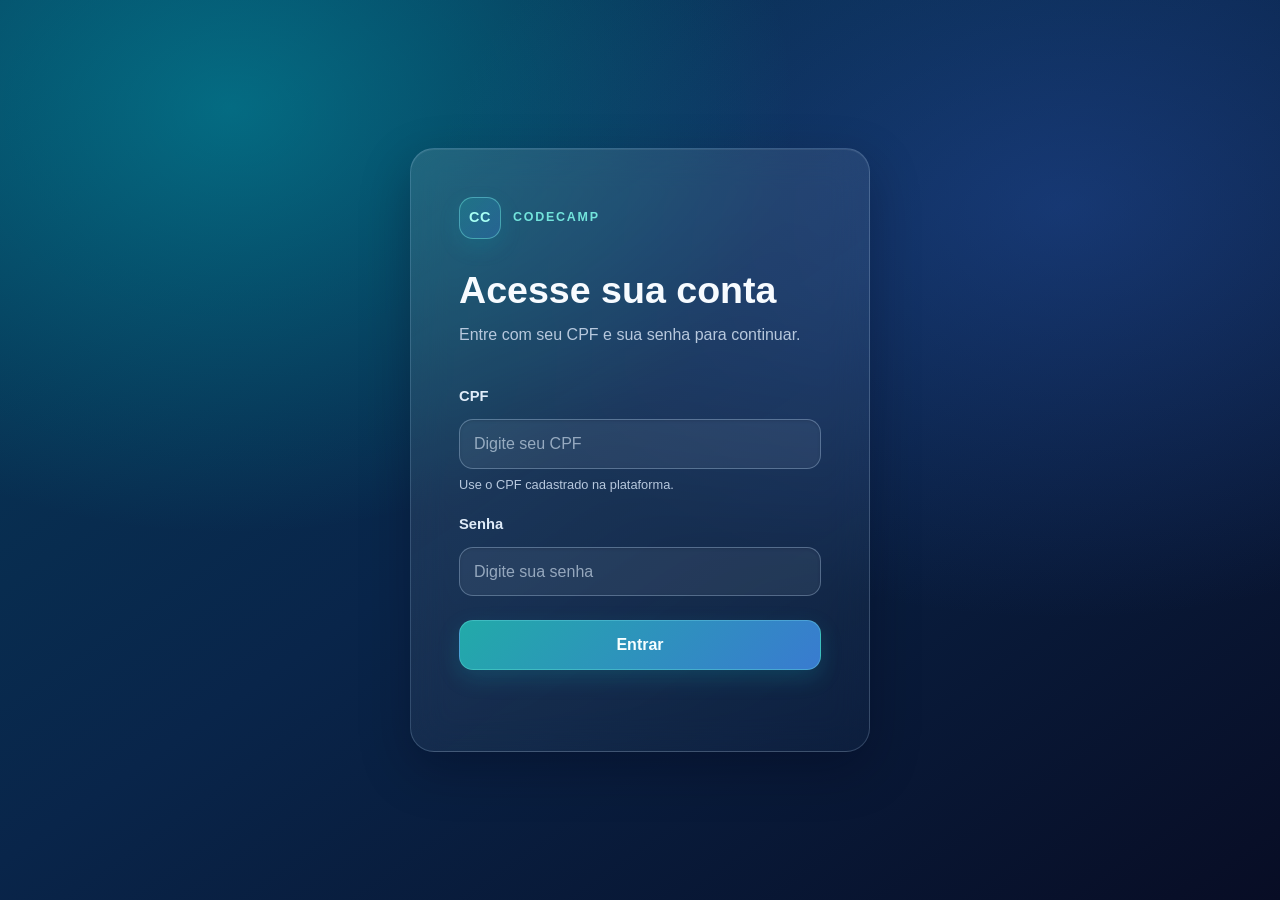
<file: frontend/index.html>
<!doctype html>
<html lang="pt-BR">
  <head>
    <meta charset="utf-8">
    <meta name="viewport" content="width=device-width, initial-scale=1">
    <meta name="theme-color" content="#071329">
    <title>Entrar | CodeCamp</title>
    <link rel="stylesheet" href="css/style.css">
    <link rel="stylesheet" href="css/global.css">
    <script type="module" src="js/login.js"></script>
  </head>
  <body class="gradient-bg">
    <main class="page-shell">
      <section class="panel login-panel glass" aria-labelledby="page-title">
        <div class="brand-lockup" aria-label="CodeCamp">
          <span class="brand-mark" aria-hidden="true">CC</span>
          <span class="eyebrow">CodeCamp</span>
        </div>

        <h1 id="page-title">Acesse sua conta</h1>
        <p class="intro">Entre com seu CPF e sua senha para continuar.</p>

        <form id="login-form" novalidate>
          <label for="login">CPF</label>
          <input
            id="login"
            name="login"
            type="text"
            data-mascara="cpf"
            inputmode="numeric"
            autocomplete="username"
            autocapitalize="off"
            spellcheck="false"
            maxlength="14"
            placeholder="Digite seu CPF"
            aria-describedby="login-hint login-message"
            required
          >
          <small id="login-hint" class="login-hint">Use o CPF cadastrado na plataforma.</small>

          <label for="password">Senha</label>
          <input
            id="password"
            name="senha"
            type="password"
            autocomplete="current-password"
            placeholder="Digite sua senha"
            aria-describedby="login-message"
            required
          >

          <button id="login-button" type="submit">Entrar</button>
          <p id="login-message" class="message" role="status" aria-live="polite"></p>
        </form>
      </section>
    </main>
  </body>
</html>
</file>
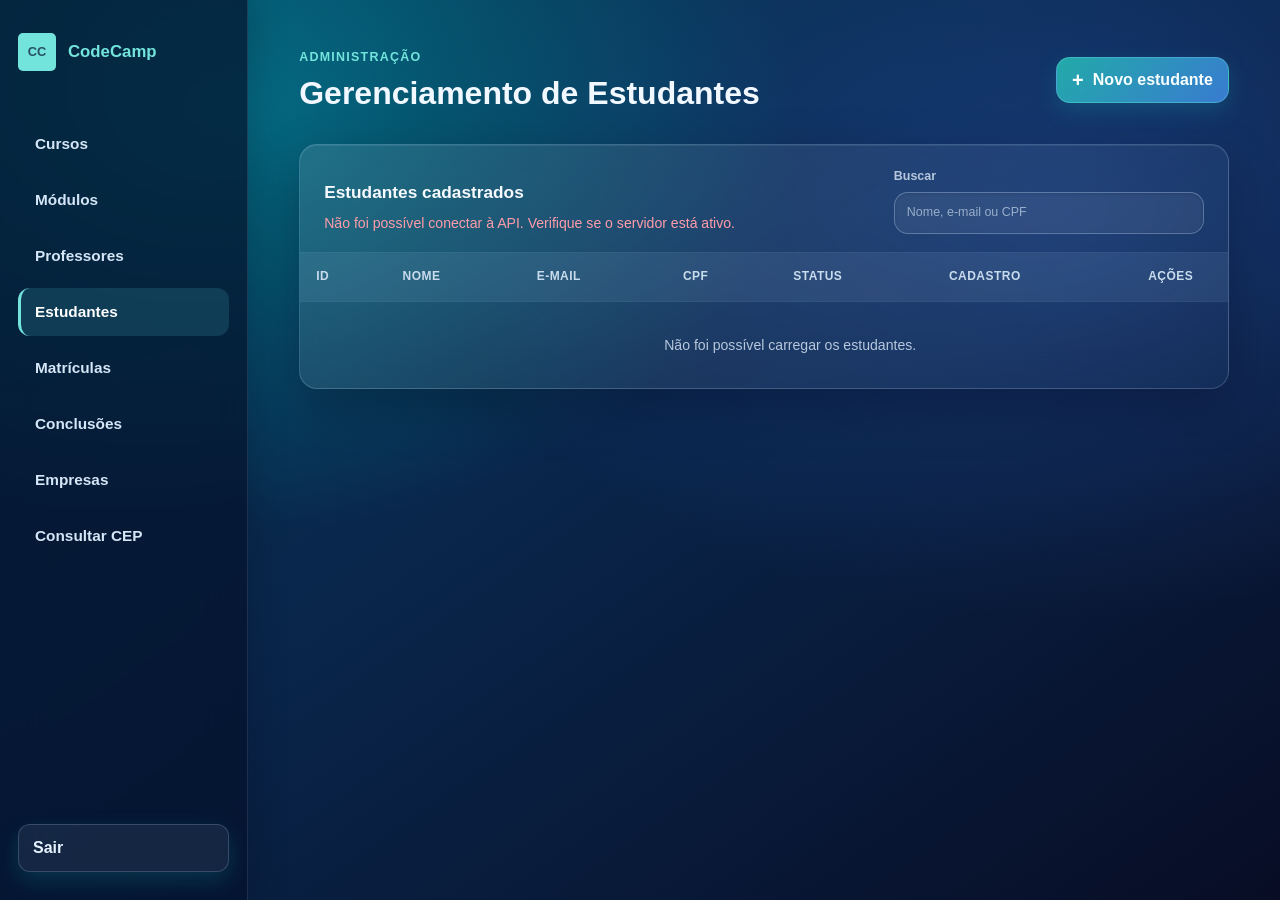
<file: frontend/estudantes/index.html>
<!doctype html>
<html lang="pt-BR">
  <head>
    <meta charset="utf-8">
    <meta name="viewport" content="width=device-width, initial-scale=1">
    <meta http-equiv="refresh" content="0; url=../estudantes.html">
    <title>Estudantes | CodeCamp</title>
    <script>
      window.location.replace("../estudantes.html");
    </script>
  </head>
  <body>
    <p>Redirecionando para <a href="../estudantes.html">Gerenciamento de Estudantes</a>…</p>
  </body>
</html>
</file>
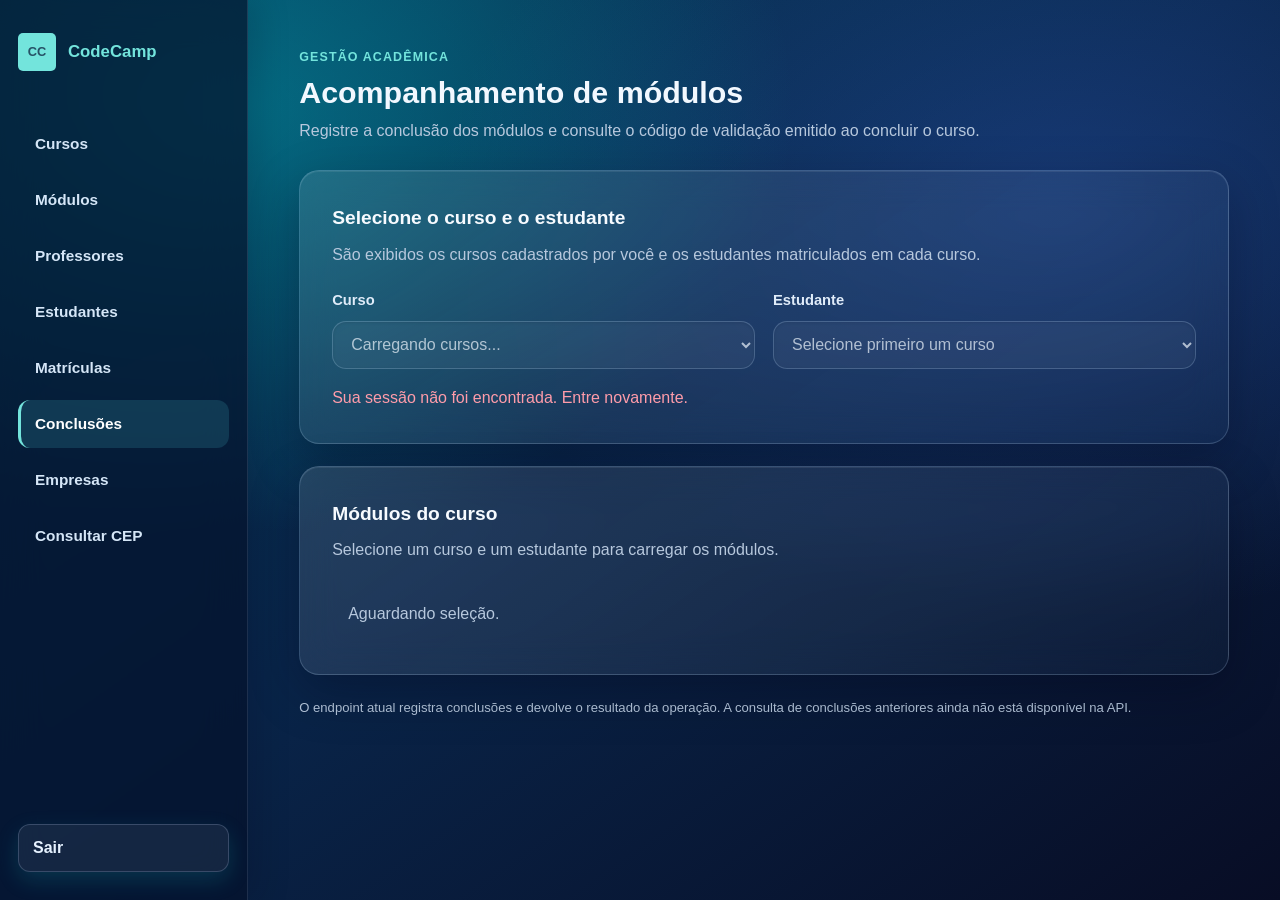
<file: frontend/acompanhamento.html>
<!doctype html>
<html lang="pt-BR">
  <head>
    <meta charset="utf-8">
    <meta name="viewport" content="width=device-width, initial-scale=1">
    <title>Acompanhamento | CodeCamp</title>
    <link rel="stylesheet" href="css/dashboard.css">
    <link rel="stylesheet" href="css/acompanhamento.css">
    <link rel="stylesheet" href="css/global.css">
  </head>
  <body class="gradient-bg">
    <aside class="sidebar" aria-label="Menu principal">
      <a class="brand" href="dashboard.html" aria-label="CodeCamp, página inicial">
        <span class="brand__mark" aria-hidden="true">CC</span>
        <span>CodeCamp</span>
      </a>
      <nav aria-label="Navegação principal">
        <ul class="sidebar__links">
          <li><a class="sidebar__link" href="cursos.html">Cursos</a></li>
          <li><a class="sidebar__link" href="modulos.html">Módulos</a></li>
          <li><a class="sidebar__link" href="usuarios.html">Professores</a></li>
          <li><a class="sidebar__link" href="estudantes.html">Estudantes</a></li>
          <li><a class="sidebar__link" href="matricula.html">Matrículas</a></li>
          <li><a class="sidebar__link" href="acompanhamento.html" aria-current="page">Conclusões</a></li>
          <li><a class="sidebar__link" href="empresas.html">Empresas</a></li>
          <li><a class="sidebar__link" href="enderecos.html">Consultar CEP</a></li>
        </ul>
      </nav>
      <button class="sidebar__logout" type="button">Sair</button>
    </aside>

    <main class="main-content">
      <div class="main-content__inner progress-page">
        <header class="progress-header">
          <p class="progress-eyebrow">Gestão acadêmica</p>
          <h1>Acompanhamento de módulos</h1>
          <p>Registre a conclusão dos módulos e consulte o código de validação emitido ao concluir o curso.</p>
        </header>

        <section class="progress-card glass" aria-labelledby="progress-selection-title">
          <div class="progress-card__heading">
            <h2 id="progress-selection-title">Selecione o curso e o estudante</h2>
            <p>São exibidos os cursos cadastrados por você e os estudantes matriculados em cada curso.</p>
          </div>
          <div class="progress-selection">
            <div class="progress-field">
              <label for="progress-course">Curso</label>
              <select id="progress-course" required disabled>
                <option value="">Carregando cursos...</option>
              </select>
            </div>
            <div class="progress-field">
              <label for="progress-student">Estudante</label>
              <select id="progress-student" required disabled>
                <option value="">Selecione primeiro um curso</option>
              </select>
            </div>
          </div>
          <p id="progress-feedback" class="progress-feedback" role="status" aria-live="polite">Carregando dados...</p>
        </section>

        <section class="progress-card glass" aria-labelledby="modules-title">
          <div class="progress-card__heading">
            <h2 id="modules-title">Módulos do curso</h2>
            <p id="modules-description">Selecione um curso e um estudante para carregar os módulos.</p>
          </div>
          <div id="modules-list" class="progress-modules" aria-live="polite">
            <p class="progress-empty">Aguardando seleção.</p>
          </div>
        </section>

        <section id="certificate-card" class="certificate-card glass" aria-labelledby="certificate-title" hidden>
          <div>
            <p class="progress-eyebrow">Curso concluído</p>
            <h2 id="certificate-title">Código de validação do certificado</h2>
            <p id="certificate-message" class="certificate-message"></p>
          </div>
          <code id="certificate-code" class="certificate-code"></code>
        </section>

        <p class="progress-note">
          O endpoint atual registra conclusões e devolve o resultado da operação. A consulta de conclusões anteriores ainda não está disponível na API.
        </p>
      </div>
    </main>

    <script type="module" src="js/acompanhamento.js"></script>
    <script type="module" src="js/logout.js"></script>
  </body>
</html>
</file>
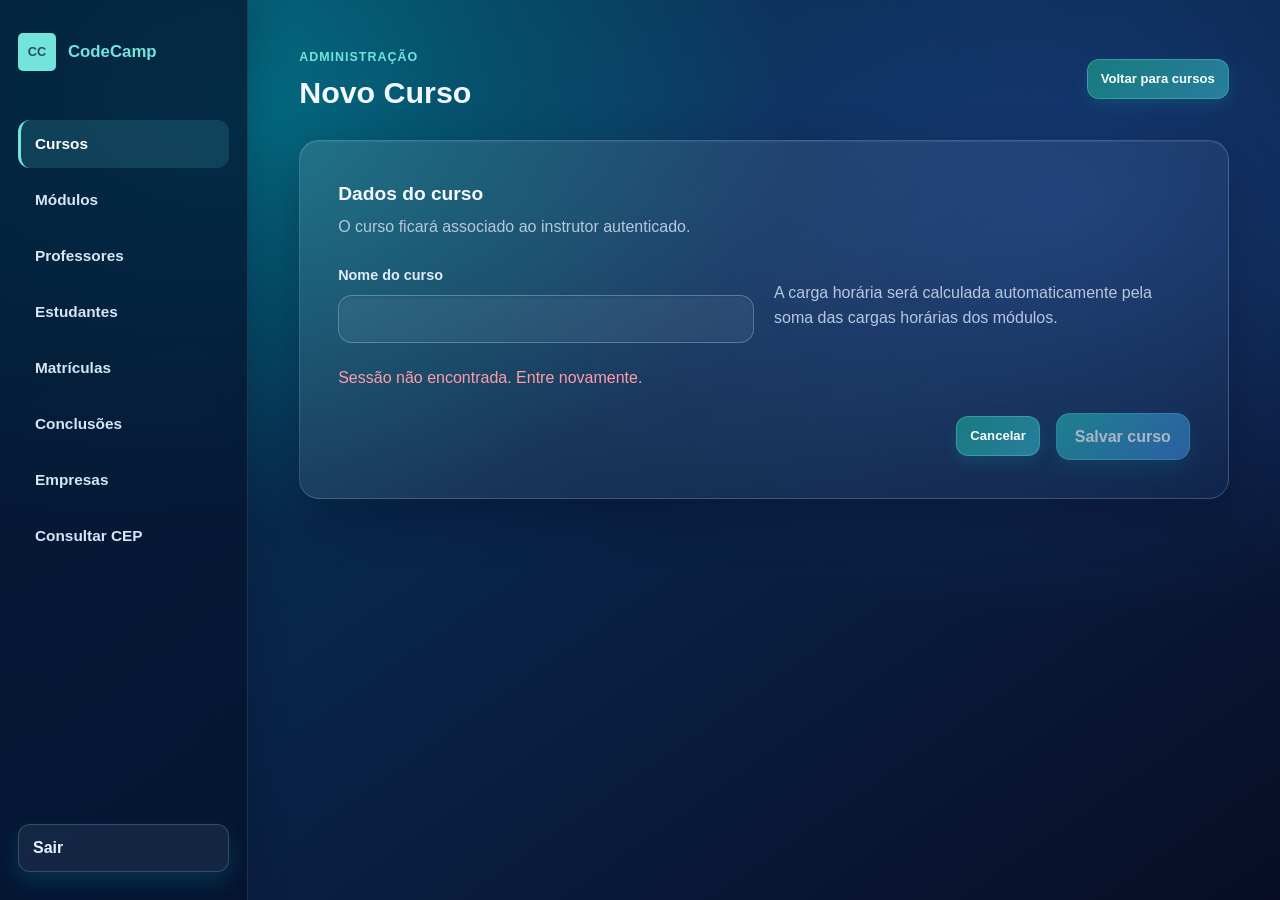
<file: frontend/curso-cadastro.html>
<!doctype html>
<html lang="pt-BR">
  <head>
    <meta charset="utf-8">
    <meta name="viewport" content="width=device-width, initial-scale=1">
    <title>Curso | CodeCamp</title>
    <link rel="stylesheet" href="css/dashboard.css">
    <link rel="stylesheet" href="css/curso-cadastro.css">
    <link rel="stylesheet" href="css/global.css">
    <script type="module" src="js/curso-cadastro.js"></script>
    <script type="module" src="js/logout.js"></script>
  </head>
  <body class="gradient-bg">
    <aside class="sidebar" aria-label="Menu principal">
      <a class="brand" href="dashboard.html" aria-label="CodeCamp, página inicial"><span class="brand__mark" aria-hidden="true">CC</span><span>CodeCamp</span></a>
      <nav aria-label="Navegação principal">
        <ul class="sidebar__links">
          <li><a class="sidebar__link" href="cursos.html">Cursos</a></li>
          <li><a class="sidebar__link" href="modulos.html">Módulos</a></li>
          <li><a class="sidebar__link" href="usuarios.html">Professores</a></li>
          <li><a class="sidebar__link" href="estudantes.html">Estudantes</a></li>
          <li><a class="sidebar__link" href="matricula.html">Matrículas</a></li>
          <li><a class="sidebar__link" href="acompanhamento.html">Conclusões</a></li>
          <li><a class="sidebar__link" href="empresas.html">Empresas</a></li>
          <li><a class="sidebar__link" href="enderecos.html">Consultar CEP</a></li>
        </ul>
      </nav>
      <button class="sidebar__logout" type="button">Sair</button>
    </aside>
    <main class="main-content">
      <div class="main-content__inner catalog-form-page">
        <header class="catalog-form-header">
          <div><p class="catalog-form-eyebrow">Administração</p><h1 id="course-page-title">Novo Curso</h1></div>
          <a class="action-button action-button--secondary" href="cursos.html">Voltar para cursos</a>
        </header>
        <section class="catalog-form-card glass" aria-labelledby="course-form-title">
          <div class="catalog-form-card__heading"><h2 id="course-form-title">Dados do curso</h2><p>O curso ficará associado ao instrutor autenticado.</p></div>
          <form id="course-form" class="catalog-form">
            <input id="course-instructor-id" type="hidden">
            <input id="course-id" type="hidden">
            <div class="catalog-field"><label for="course-name">Nome do curso</label><input id="course-name" name="nome" type="text" maxlength="150" required></div>
            <p>A carga horária será calculada automaticamente pela soma das cargas horárias dos módulos.</p>
            <p id="course-form-message" class="catalog-form-message" role="status" aria-live="polite">Identificando instrutor...</p>
            <div class="catalog-form-actions"><a class="action-button action-button--secondary" href="cursos.html">Cancelar</a><button id="course-save-button" type="submit" disabled>Salvar curso</button></div>
          </form>
        </section>
      </div>
    </main>
  </body>
</html>
</file>
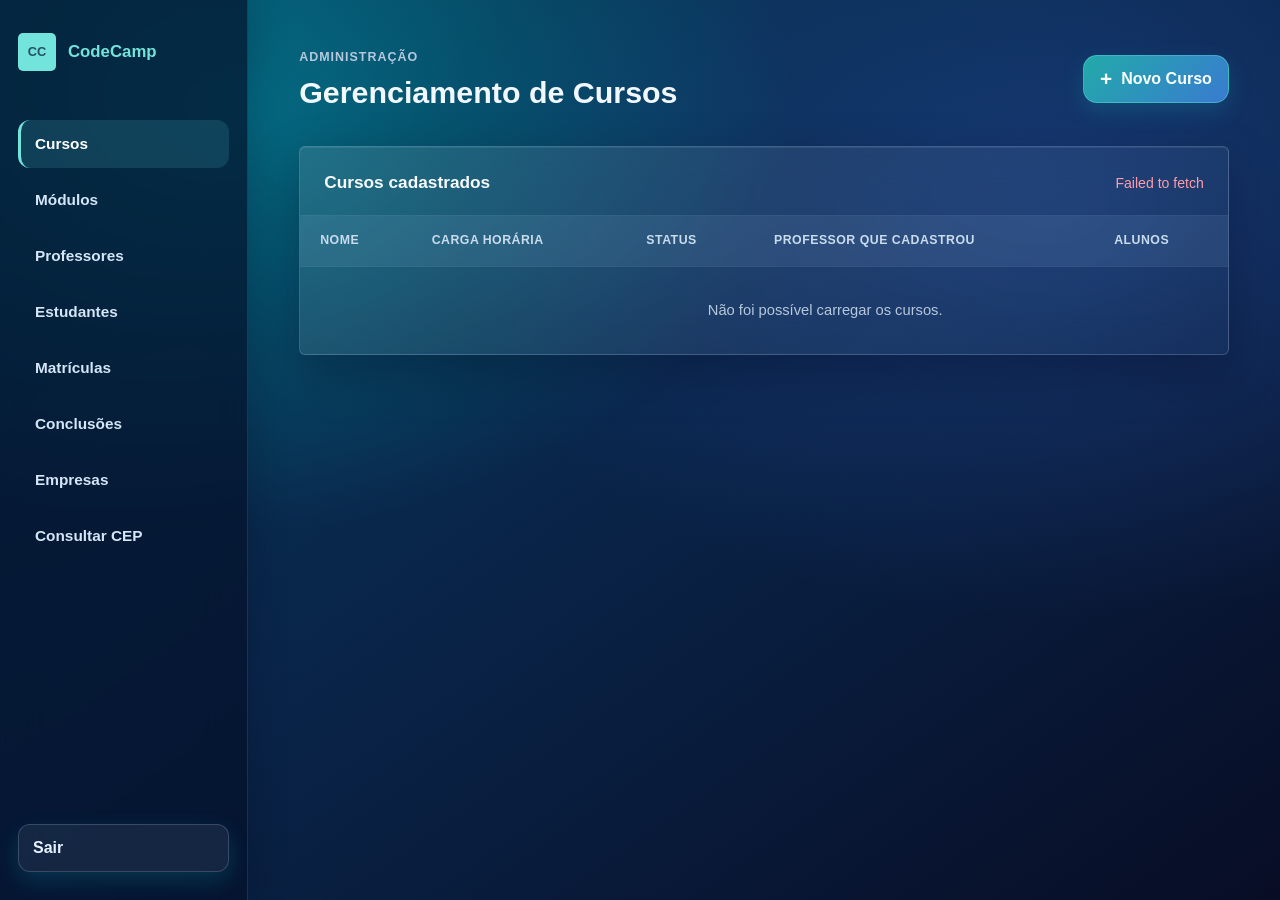
<file: frontend/cursos.html>
<!doctype html>
<html lang="pt-BR">
  <head>
    <meta charset="utf-8">
    <meta name="viewport" content="width=device-width, initial-scale=1">
    <title>Gerenciamento de Cursos | CodeCamp</title>
    <link rel="stylesheet" href="css/dashboard.css">
    <link rel="stylesheet" href="css/cursos.css">
    <link rel="stylesheet" href="css/global.css">
    <script type="module" src="js/cursos.js"></script>
    <script type="module" src="js/logout.js"></script>
  </head>
  <body class="gradient-bg">
    <aside class="sidebar" aria-label="Menu principal">
      <a class="brand" href="dashboard.html" aria-label="CodeCamp, página inicial">
        <span class="brand__mark" aria-hidden="true">CC</span>
        <span>CodeCamp</span>
      </a>

      <nav aria-label="Navegação principal">
        <ul class="sidebar__links">
          <li><a class="sidebar__link" href="cursos.html">Cursos</a></li>
          <li><a class="sidebar__link" href="modulos.html">Módulos</a></li>
          <li><a class="sidebar__link" href="usuarios.html">Professores</a></li>
          <li><a class="sidebar__link" href="estudantes.html">Estudantes</a></li>
          <li><a class="sidebar__link" href="matricula.html">Matrículas</a></li>
          <li><a class="sidebar__link" href="acompanhamento.html">Conclusões</a></li>
          <li><a class="sidebar__link" href="empresas.html">Empresas</a></li>
          <li><a class="sidebar__link" href="enderecos.html">Consultar CEP</a></li>
        </ul>
      </nav>
      <button class="sidebar__logout" type="button">Sair</button>
    </aside>

    <main class="main-content">
      <div class="main-content__inner courses-page">
        <header class="courses-page__header">
          <div>
            <p class="courses-page__eyebrow">Administração</p>
            <h1>Gerenciamento de Cursos</h1>
          </div>
          <button id="new-course-button" class="courses-button" type="button">
            <span aria-hidden="true">+</span>
            Novo Curso
          </button>
        </header>

        <section class="courses-section glass" aria-labelledby="courses-list-title">
          <div class="courses-section__heading">
            <h2 id="courses-list-title">Cursos cadastrados</h2>
            <p id="courses-feedback" class="courses-feedback" role="status" aria-live="polite">Carregando cursos...</p>
          </div>

          <div class="courses-table-wrap">
            <table class="courses-table">
              <thead>
                <tr>
                  <th scope="col">Nome</th>
                  <th scope="col">Carga Horária</th>
                  <th scope="col">Status</th>
                  <th scope="col">Professor que Cadastrou</th>
                  <th scope="col">Alunos</th>
                  <th scope="col">Ações</th>
                </tr>
              </thead>
              <tbody id="courses-table-body">
                <tr>
                  <td class="courses-table__placeholder" colspan="6">Buscando dados...</td>
                </tr>
              </tbody>
            </table>
          </div>
        </section>
      </div>
    </main>
  </body>
</html>
</file>
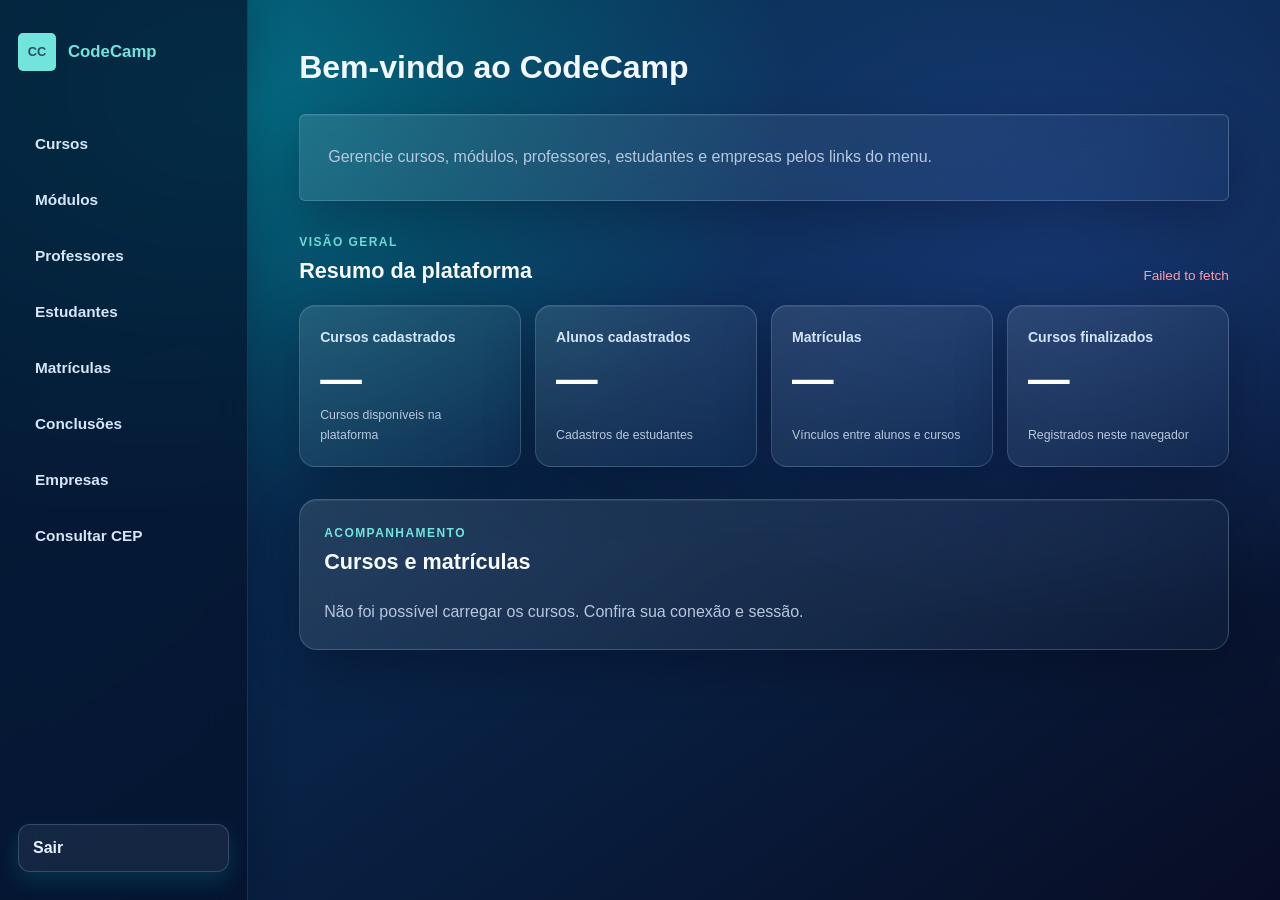
<file: frontend/dashboard.html>
<!doctype html>
<html lang="pt-BR">
  <head>
    <meta charset="utf-8">
    <meta name="viewport" content="width=device-width, initial-scale=1">
    <title>Início | CodeCamp</title>
    <link rel="stylesheet" href="css/dashboard.css">
    <link rel="stylesheet" href="css/global.css">
    <script type="module" src="js/dashboard.js"></script>
    <script type="module" src="js/logout.js"></script>
  </head>
  <body class="gradient-bg">
    <aside class="sidebar" aria-label="Menu principal">
      <a class="brand" href="dashboard.html" aria-label="CodeCamp, página inicial">
        <span class="brand__mark" aria-hidden="true">CC</span>
        <span>CodeCamp</span>
      </a>

      <nav aria-label="Navegação principal">
        <ul class="sidebar__links">
          <li><a class="sidebar__link" href="cursos.html">Cursos</a></li>
          <li><a class="sidebar__link" href="modulos.html">Módulos</a></li>
          <li><a class="sidebar__link" href="usuarios.html">Professores</a></li>
          <li><a class="sidebar__link" href="estudantes.html">Estudantes</a></li>
          <li><a class="sidebar__link" href="matricula.html">Matrículas</a></li>
          <li><a class="sidebar__link" href="acompanhamento.html">Conclusões</a></li>
          <li><a class="sidebar__link" href="empresas.html">Empresas</a></li>
          <li><a class="sidebar__link" href="enderecos.html">Consultar CEP</a></li>
        </ul>
      </nav>
      <button class="sidebar__logout" type="button">Sair</button>
    </aside>

    <main class="main-content">
      <div class="main-content__inner">
        <h1>Bem-vindo ao CodeCamp</h1>
        <section class="scroll-sample glass" aria-label="Apresentação do CodeCamp">
          <p>Gerencie cursos, módulos, professores, estudantes e empresas pelos links do menu.</p>
        </section>
        <section class="dashboard-section" aria-labelledby="summary-title">
          <div class="section-heading">
            <div>
              <p class="eyebrow">Visão geral</p>
              <h2 id="summary-title">Resumo da plataforma</h2>
            </div>
            <p id="summary-status" class="summary-status" role="status" aria-live="polite">Carregando indicadores...</p>
          </div>
          <div class="summary-grid" aria-label="Indicadores gerais">
            <article class="summary-card glass">
              <span class="summary-card__label">Cursos cadastrados</span>
              <strong id="total-courses" class="summary-card__value">—</strong>
              <span class="summary-card__hint">Cursos disponíveis na plataforma</span>
            </article>
            <article class="summary-card glass">
              <span class="summary-card__label">Alunos cadastrados</span>
              <strong id="total-students" class="summary-card__value">—</strong>
              <span class="summary-card__hint">Cadastros de estudantes</span>
            </article>
            <article class="summary-card glass">
              <span class="summary-card__label">Matrículas</span>
              <strong id="total-enrollments" class="summary-card__value">—</strong>
              <span class="summary-card__hint">Vínculos entre alunos e cursos</span>
            </article>
            <article class="summary-card glass">
              <span class="summary-card__label">Cursos finalizados</span>
              <strong id="total-finished" class="summary-card__value">—</strong>
              <span class="summary-card__hint">Registrados neste navegador</span>
            </article>
          </div>
        </section>
        <section class="dashboard-section course-overview glass" aria-labelledby="courses-title">
          <div class="section-heading">
            <div>
              <p class="eyebrow">Acompanhamento</p>
              <h2 id="courses-title">Cursos e matrículas</h2>
            </div>
          </div>
          <div id="course-overview" class="course-overview__list" aria-live="polite">
            <p class="course-overview__empty">Carregando cursos...</p>
          </div>
        </section>
      </div>
    </main>
  </body>
</html>
</file>
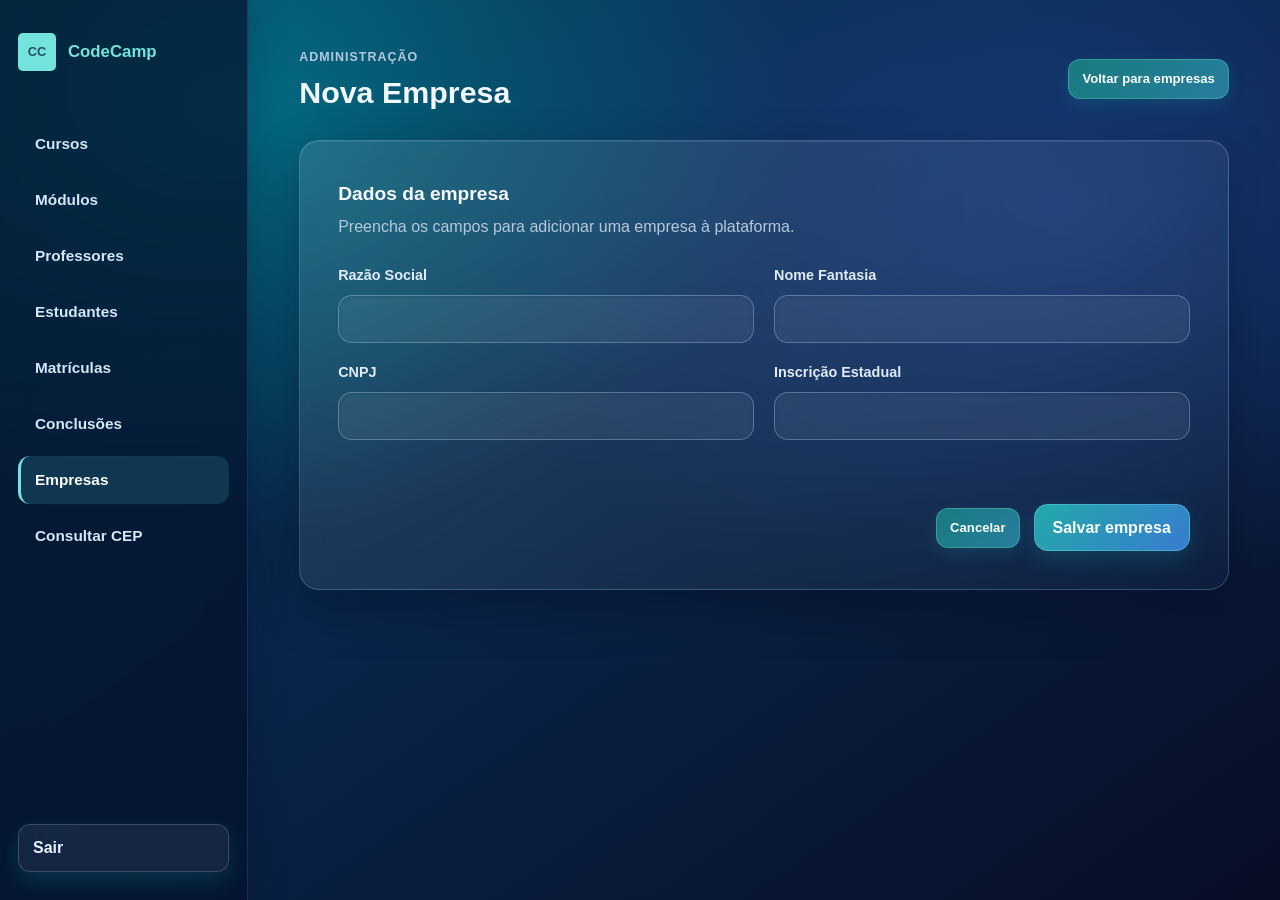
<file: frontend/empresa-cadastro.html>
<!doctype html>
<html lang="pt-BR">
  <head>
    <meta charset="utf-8">
    <meta name="viewport" content="width=device-width, initial-scale=1">
    <title>Nova Empresa | CodeCamp</title>
    <link rel="stylesheet" href="css/dashboard.css">
    <link rel="stylesheet" href="css/empresa-cadastro.css">
    <link rel="stylesheet" href="css/global.css">
  </head>
  <body class="gradient-bg">
    <aside class="sidebar" aria-label="Menu principal">
      <a class="brand" href="dashboard.html" aria-label="CodeCamp, página inicial">
        <span class="brand__mark" aria-hidden="true">CC</span>
        <span>CodeCamp</span>
      </a>
      <nav aria-label="Navegação principal">
        <ul class="sidebar__links">
          <li><a class="sidebar__link" href="cursos.html">Cursos</a></li>
          <li><a class="sidebar__link" href="modulos.html">Módulos</a></li>
          <li><a class="sidebar__link" href="usuarios.html">Professores</a></li>
          <li><a class="sidebar__link" href="estudantes.html">Estudantes</a></li>
          <li><a class="sidebar__link" href="matricula.html">Matrículas</a></li>
          <li><a class="sidebar__link" href="acompanhamento.html">Conclusões</a></li>
          <li><a class="sidebar__link" href="empresas.html">Empresas</a></li>
          <li><a class="sidebar__link" href="enderecos.html">Consultar CEP</a></li>
        </ul>
      </nav>
      <button class="sidebar__logout" type="button">Sair</button>
    </aside>

    <main class="main-content">
      <div class="main-content__inner company-form-page">
        <header class="company-form-page__header">
          <div>
            <p class="company-form-page__eyebrow">Administração</p>
            <h1 id="company-page-title">Nova Empresa</h1>
          </div>
          <a class="action-button action-button--secondary" href="empresas.html">Voltar para empresas</a>
        </header>

        <section class="company-form-card glass" aria-labelledby="company-form-title">
          <div class="company-form-card__heading">
            <h2 id="company-form-title">Dados da empresa</h2>
            <p>Preencha os campos para adicionar uma empresa à plataforma.</p>
          </div>

          <form id="company-registration-form" class="company-registration-form" novalidate>
            <input id="company-id" name="id" type="hidden">
            <div class="company-form-field">
              <label for="company-legal-name">Razão Social</label>
              <input id="company-legal-name" name="razaoSocial" type="text" autocomplete="organization" required>
            </div>
            <div class="company-form-field">
              <label for="company-trade-name">Nome Fantasia</label>
              <input id="company-trade-name" name="nomeFantasia" type="text" autocomplete="organization" required>
            </div>
            <div class="company-form-field">
              <label for="company-cnpj">CNPJ</label>
              <input id="company-cnpj" name="cnpj" type="text" data-mascara="cnpj" inputmode="numeric" maxlength="18" autocomplete="off" required>
            </div>
            <div class="company-form-field">
              <label for="company-state-registration">Inscrição Estadual</label>
              <input id="company-state-registration" name="inscricaoEstadual" type="text" autocomplete="off" required>
            </div>

            <p id="company-form-message" class="company-form-message" role="status" aria-live="polite"></p>
            <div class="company-form-actions">
              <a class="action-button action-button--secondary" href="empresas.html">Cancelar</a>
              <button id="save-company-button" type="submit">Salvar empresa</button>
            </div>
          </form>
        </section>
      </div>
    </main>
    <script type="module" src="js/empresa-cadastro.js"></script>
    <script type="module" src="js/logout.js"></script>
  </body>
</html>
</file>
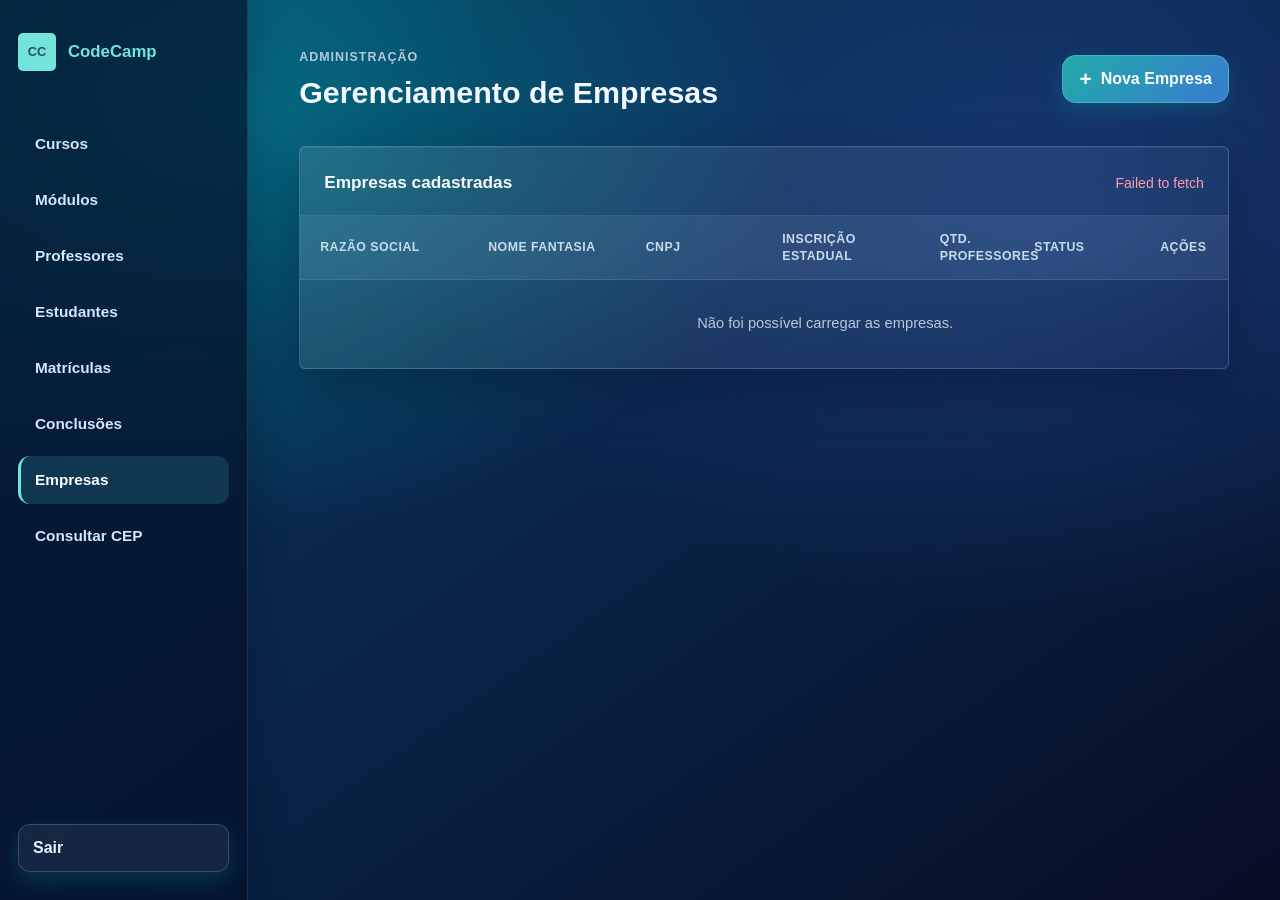
<file: frontend/empresas.html>
<!doctype html>
<html lang="pt-BR">
  <head>
    <meta charset="utf-8">
    <meta name="viewport" content="width=device-width, initial-scale=1">
    <title>Gerenciamento de Empresas | CodeCamp</title>
    <link rel="stylesheet" href="css/dashboard.css">
    <link rel="stylesheet" href="css/empresas.css">
    <link rel="stylesheet" href="css/global.css">
    <script type="module" src="js/empresas.js"></script>
    <script type="module" src="js/logout.js"></script>
  </head>
  <body class="gradient-bg">
    <aside class="sidebar" aria-label="Menu principal">
      <a class="brand" href="dashboard.html" aria-label="CodeCamp, página inicial">
        <span class="brand__mark" aria-hidden="true">CC</span>
        <span>CodeCamp</span>
      </a>

      <nav aria-label="Navegação principal">
        <ul class="sidebar__links">
          <li><a class="sidebar__link" href="cursos.html">Cursos</a></li>
          <li><a class="sidebar__link" href="modulos.html">Módulos</a></li>
          <li><a class="sidebar__link" href="usuarios.html">Professores</a></li>
          <li><a class="sidebar__link" href="estudantes.html">Estudantes</a></li>
          <li><a class="sidebar__link" href="matricula.html">Matrículas</a></li>
          <li><a class="sidebar__link" href="acompanhamento.html">Conclusões</a></li>
          <li><a class="sidebar__link" href="empresas.html">Empresas</a></li>
          <li><a class="sidebar__link" href="enderecos.html">Consultar CEP</a></li>
        </ul>
      </nav>
      <button class="sidebar__logout" type="button">Sair</button>
    </aside>

    <main class="main-content">
      <div class="main-content__inner companies-page">
        <header class="companies-page__header">
          <div>
            <p class="companies-page__eyebrow">Administração</p>
            <h1>Gerenciamento de Empresas</h1>
          </div>
          <button id="new-company-button" class="companies-button" type="button">
            <span aria-hidden="true">+</span>
            Nova Empresa
          </button>
        </header>

        <section class="companies-section glass" aria-labelledby="companies-list-title">
          <div class="companies-section__heading">
            <h2 id="companies-list-title">Empresas cadastradas</h2>
            <p id="companies-feedback" class="companies-feedback" role="status" aria-live="polite">Carregando empresas...</p>
          </div>

          <div class="companies-table-wrap">
            <table class="companies-table">
              <thead>
                <tr>
                  <th scope="col">Razão Social</th>
                  <th scope="col">Nome Fantasia</th>
                  <th scope="col">CNPJ</th>
                  <th scope="col">Inscrição Estadual</th>
                  <th scope="col">Qtd. Professores</th>
                  <th scope="col">Status</th>
                  <th scope="col">Ações</th>
                </tr>
              </thead>
              <tbody id="companies-table-body">
                <tr>
                  <td class="companies-table__placeholder" colspan="7">Buscando dados...</td>
                </tr>
              </tbody>
            </table>
          </div>
        </section>

        <section id="company-users-section" class="company-users-section glass" aria-labelledby="company-users-title" hidden>
          <div class="company-users-section__heading">
            <div>
              <h2 id="company-users-title">Professores da empresa</h2>
              <p id="company-users-summary" class="company-users-summary"></p>
            </div>
            <button id="close-company-users" class="action-button action-button--secondary" type="button">Fechar</button>
          </div>
          <div id="company-users-grid" class="company-users-grid" aria-live="polite"></div>
        </section>
      </div>
    </main>
  </body>
</html>
</file>
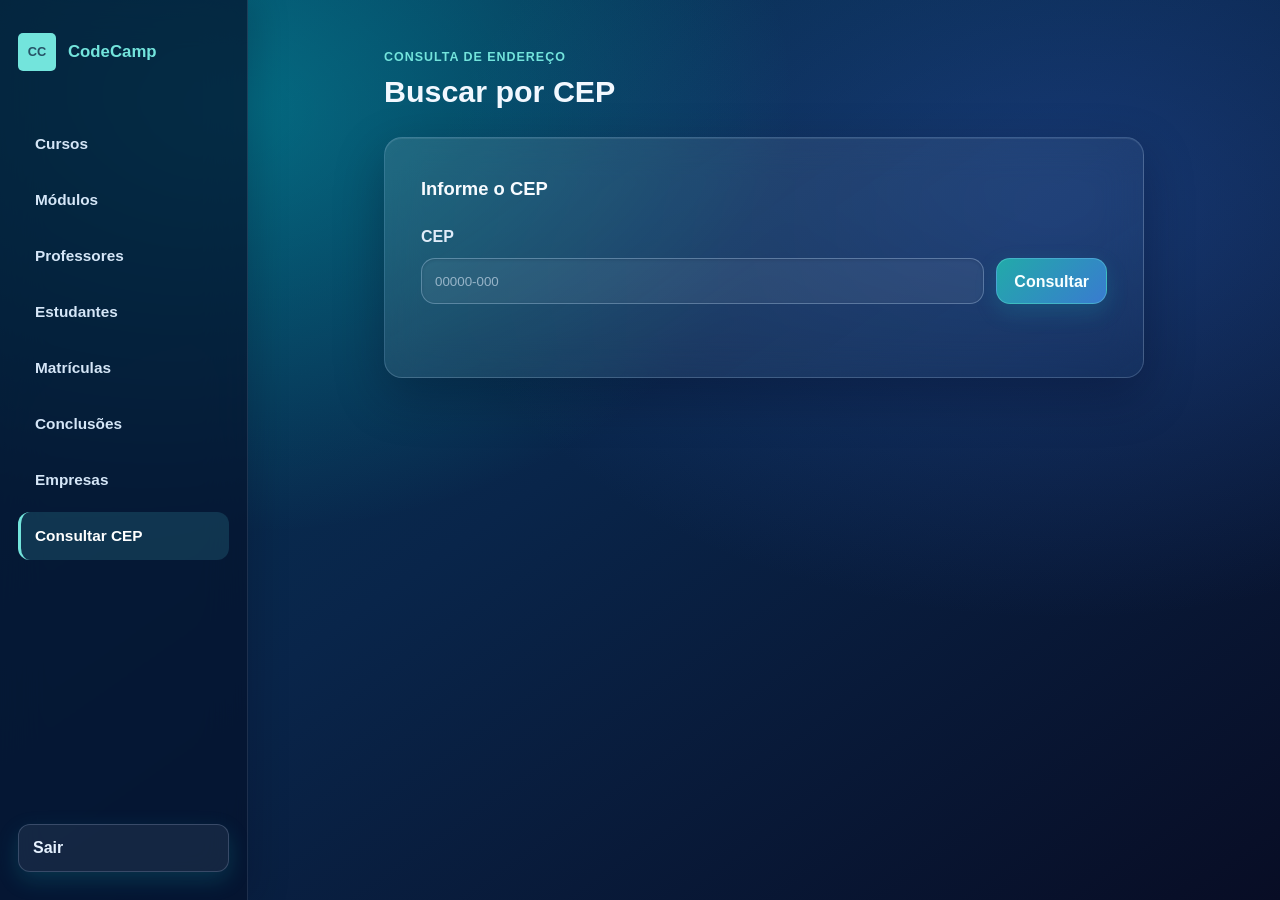
<file: frontend/enderecos.html>
<!doctype html>
<html lang="pt-BR">
  <head>
    <meta charset="utf-8">
    <meta name="viewport" content="width=device-width, initial-scale=1">
    <title>Consultar CEP | CodeCamp</title>
    <link rel="stylesheet" href="css/dashboard.css">
    <link rel="stylesheet" href="css/enderecos.css">
    <link rel="stylesheet" href="css/global.css">
    <script type="module" src="js/enderecos.js"></script>
    <script type="module" src="js/logout.js"></script>
  </head>
  <body class="gradient-bg">
    <aside class="sidebar" aria-label="Menu principal">
      <a class="brand" href="dashboard.html" aria-label="CodeCamp, página inicial"><span class="brand__mark" aria-hidden="true">CC</span><span>CodeCamp</span></a>
      <nav aria-label="Navegação principal"><ul class="sidebar__links">
        <li><a class="sidebar__link" href="cursos.html">Cursos</a></li>
        <li><a class="sidebar__link" href="modulos.html">Módulos</a></li>
        <li><a class="sidebar__link" href="usuarios.html">Professores</a></li>
        <li><a class="sidebar__link" href="estudantes.html">Estudantes</a></li>
        <li><a class="sidebar__link" href="matricula.html">Matrículas</a></li>
          <li><a class="sidebar__link" href="acompanhamento.html">Conclusões</a></li>
        <li><a class="sidebar__link" href="empresas.html">Empresas</a></li>
        <li><a class="sidebar__link active" href="enderecos.html" aria-current="page">Consultar CEP</a></li>
      </ul></nav>
      <button class="sidebar__logout" type="button">Sair</button>
    </aside>
    <main class="main-content"><div class="main-content__inner address-page">
      <header class="address-header"><p>Consulta de endereço</p><h1>Buscar por CEP</h1></header>
      <section class="address-card glass" aria-labelledby="address-form-title">
        <h2 id="address-form-title">Informe o CEP</h2>
        <form id="address-form" class="address-form">
          <label for="address-cep">CEP</label>
          <div class="address-form__row"><input id="address-cep" type="text" data-mascara="cep" inputmode="numeric" autocomplete="postal-code" maxlength="9" placeholder="00000-000" required><button id="address-search-button" type="submit">Consultar</button></div>
          <p id="address-feedback" role="status" aria-live="polite"></p>
        </form>
        <dl id="address-result" class="address-result" hidden>
          <div><dt>Logradouro</dt><dd data-address="logradouro">—</dd></div>
          <div><dt>Complemento</dt><dd data-address="complemento">—</dd></div>
          <div><dt>Bairro</dt><dd data-address="bairro">—</dd></div>
          <div><dt>Localidade</dt><dd data-address="localidade">—</dd></div>
          <div><dt>UF</dt><dd data-address="uf">—</dd></div>
          <div><dt>DDD</dt><dd data-address="ddd">—</dd></div>
        </dl>
      </section>
    </div></main>
  </body>
</html>
</file>
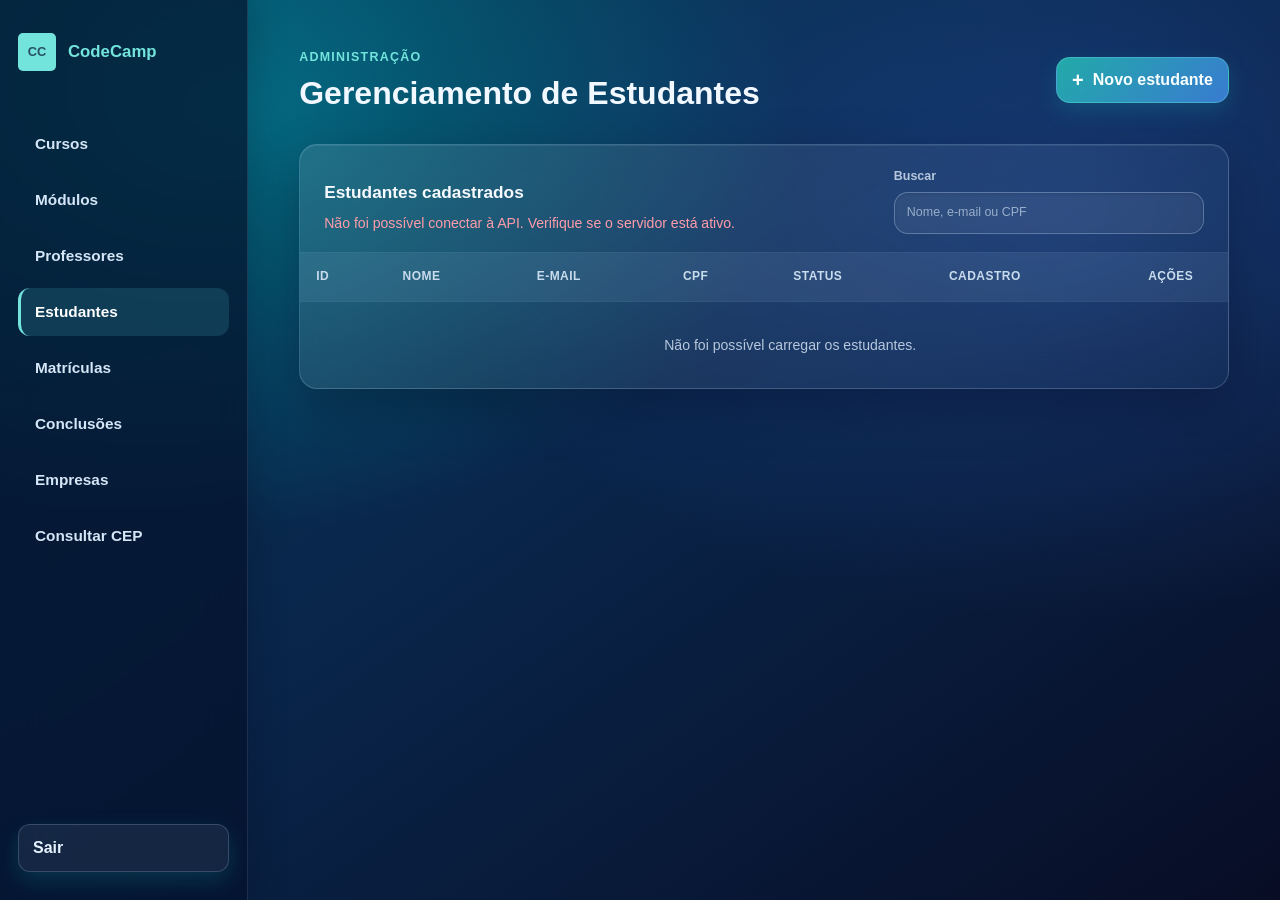
<file: frontend/estudantes.html>
<!doctype html>
<html lang="pt-BR">
  <head>
    <meta charset="utf-8">
    <meta name="viewport" content="width=device-width, initial-scale=1">
    <title>Gerenciamento de Estudantes | CodeCamp</title>
    <link rel="stylesheet" href="css/dashboard.css">
    <link rel="stylesheet" href="css/estudantes.css">
    <link rel="stylesheet" href="css/global.css">
    <script type="module" src="js/estudantes.js"></script>
    <script type="module" src="js/logout.js"></script>
  </head>
  <body class="gradient-bg">
    <aside class="sidebar" aria-label="Menu principal">
      <a class="brand" href="dashboard.html" aria-label="CodeCamp, página inicial">
        <span class="brand__mark" aria-hidden="true">CC</span>
        <span>CodeCamp</span>
      </a>
      <nav aria-label="Navegação principal">
        <ul class="sidebar__links">
          <li><a class="sidebar__link" href="cursos.html">Cursos</a></li>
          <li><a class="sidebar__link" href="modulos.html">Módulos</a></li>
          <li><a class="sidebar__link" href="usuarios.html">Professores</a></li>
          <li><a class="sidebar__link" href="estudantes.html" aria-current="page">Estudantes</a></li>
          <li><a class="sidebar__link" href="matricula.html">Matrículas</a></li>
          <li><a class="sidebar__link" href="acompanhamento.html">Conclusões</a></li>
          <li><a class="sidebar__link" href="empresas.html">Empresas</a></li>
          <li><a class="sidebar__link" href="enderecos.html">Consultar CEP</a></li>
        </ul>
      </nav>
      <button class="sidebar__logout" type="button">Sair</button>
    </aside>

    <main class="main-content">
      <div class="main-content__inner students-page">
        <header class="students-page__header">
          <div>
            <p class="students-page__eyebrow">Administração</p>
            <h1>Gerenciamento de Estudantes</h1>
          </div>
          <button id="new-student-button" class="students-button" type="button">
            <span aria-hidden="true">+</span>
            Novo estudante
          </button>
        </header>

        <section class="students-section glass" aria-labelledby="students-list-title">
          <div class="students-section__heading">
            <div>
              <h2 id="students-list-title">Estudantes cadastrados</h2>
              <p id="students-feedback" class="students-feedback" role="status" aria-live="polite">
                Carregando estudantes...
              </p>
            </div>
            <label class="students-search" for="students-search-input">
              <span>Buscar</span>
              <input id="students-search-input" type="search" placeholder="Nome, e-mail ou CPF" autocomplete="off">
            </label>
          </div>

          <div class="students-table-wrap">
            <table class="students-table">
              <thead>
                <tr>
                  <th scope="col">ID</th>
                  <th scope="col">Nome</th>
                  <th scope="col">E-mail</th>
                  <th scope="col">CPF</th>
                  <th scope="col">Status</th>
                  <th scope="col">Cadastro</th>
                  <th scope="col">Ações</th>
                </tr>
              </thead>
              <tbody id="students-table-body">
                <tr>
                  <td class="students-table__placeholder" colspan="7">Carregando estudantes...</td>
                </tr>
              </tbody>
            </table>
          </div>
        </section>
      </div>
    </main>

    <dialog id="student-form-dialog" class="student-dialog student-form-dialog glass" aria-labelledby="student-form-title">
      <form id="student-form" class="student-dialog__content">
        <header class="student-dialog__header">
          <div>
            <p class="students-page__eyebrow">Cadastro</p>
            <h2 id="student-form-title">Novo estudante</h2>
          </div>
          <button class="student-dialog__close" type="button" data-close-dialog="student-form-dialog" aria-label="Fechar">×</button>
        </header>

        <input id="student-id" name="id" type="hidden">

        <div class="student-form-fields">
          <div class="student-form-field student-form-field--wide">
            <label for="student-name">Nome</label>
            <input id="student-name" name="nome" type="text" autocomplete="name" maxlength="150" required>
          </div>
          <div class="student-form-field">
            <label for="student-email">E-mail</label>
            <input id="student-email" name="email" type="email" autocomplete="email" maxlength="150" required>
          </div>
          <div class="student-form-field">
            <label for="student-cpf">CPF</label>
            <input id="student-cpf" name="cpf" type="text" data-mascara="cpf" inputmode="numeric" autocomplete="off" maxlength="14" required>
          </div>
        </div>

        <section class="student-address-section" aria-labelledby="student-address-title">
          <h3 id="student-address-title">Endereço</h3>
          <div class="student-address-lookup">
            <label for="student-cep">CEP</label>
            <div class="student-cep-row">
              <input id="student-cep" name="cep" type="text" data-mascara="cep" inputmode="numeric" autocomplete="postal-code" maxlength="9" placeholder="00000-000" required>
              <button id="student-cep-search" class="action-button action-button--secondary" type="button">Buscar endereço</button>
            </div>
            <p id="student-address-feedback" class="students-feedback student-address-feedback" role="status" aria-live="polite">Informe o CEP e consulte para preencher o endereço.</p>
          </div>
          <div class="student-address-fields" aria-label="Dados retornados pela consulta do CEP">
            <div class="student-address-fields__wide">
              <label for="student-street">Logradouro</label>
              <input id="student-street" name="logradouro" type="text" maxlength="150" readonly>
            </div>
            <div>
              <label for="student-address-complement">Complemento</label>
              <input id="student-address-complement" name="complemento" type="text" maxlength="100">
            </div>
            <div>
              <label for="student-neighborhood">Bairro</label>
              <input id="student-neighborhood" name="bairro" type="text" maxlength="100" readonly>
            </div>
            <div>
              <label for="student-city">Cidade</label>
              <input id="student-city" name="localidade" type="text" maxlength="100" readonly>
            </div>
            <div>
              <label for="student-state">UF</label>
              <input id="student-state" name="uf" type="text" maxlength="2" readonly>
            </div>
            <div>
              <label for="student-ddd">DDD</label>
              <input id="student-ddd" name="ddd" type="text" maxlength="2" readonly>
            </div>
          </div>
        </section>

        <p id="student-form-feedback" class="students-feedback" role="status" aria-live="polite"></p>
        <footer class="student-dialog__actions">
          <button class="students-button students-button--secondary" type="button" data-close-dialog="student-form-dialog">Cancelar</button>
          <button id="student-save-button" class="students-button" type="submit">Salvar estudante</button>
        </footer>
      </form>
    </dialog>

    <dialog id="student-details-dialog" class="student-dialog student-details-dialog glass" aria-labelledby="student-details-title">
      <section class="student-dialog__content">
        <header class="student-dialog__header">
          <div>
            <p class="students-page__eyebrow">Consulta</p>
            <h2 id="student-details-title">Dados do estudante</h2>
          </div>
          <button class="student-dialog__close" type="button" data-close-dialog="student-details-dialog" aria-label="Fechar">×</button>
        </header>
        <div class="student-details-groups">
          <section class="student-details-group" aria-labelledby="student-details-personal-title">
            <h3 id="student-details-personal-title">Dados pessoais</h3>
            <dl class="student-details">
              <div><dt>ID</dt><dd id="student-details-id">—</dd></div>
              <div><dt>Nome</dt><dd id="student-details-name">—</dd></div>
              <div><dt>E-mail</dt><dd id="student-details-email">—</dd></div>
              <div><dt>CPF</dt><dd id="student-details-cpf">—</dd></div>
              <div><dt>Status</dt><dd id="student-details-status">—</dd></div>
            </dl>
          </section>
          <section class="student-details-group" aria-labelledby="student-details-address-title">
            <h3 id="student-details-address-title">Endereço</h3>
            <dl class="student-details">
              <div><dt>CEP</dt><dd id="student-details-cep">—</dd></div>
              <div><dt>Logradouro</dt><dd id="student-details-street">—</dd></div>
              <div><dt>Complemento</dt><dd id="student-details-complement">—</dd></div>
              <div><dt>Bairro</dt><dd id="student-details-neighborhood">—</dd></div>
              <div><dt>Cidade</dt><dd id="student-details-city">—</dd></div>
              <div><dt>UF</dt><dd id="student-details-state">—</dd></div>
              <div><dt>DDD</dt><dd id="student-details-ddd">—</dd></div>
            </dl>
          </section>
          <section class="student-details-group" aria-labelledby="student-details-record-title">
            <h3 id="student-details-record-title">Dados do cadastro</h3>
            <dl class="student-details">
              <div><dt>Data de cadastro</dt><dd id="student-details-created">—</dd></div>
              <div><dt>Data de atualização</dt><dd id="student-details-updated">—</dd></div>
            </dl>
          </section>
        </div>
        <footer class="student-dialog__actions">
          <button class="students-button" type="button" data-close-dialog="student-details-dialog">Fechar</button>
        </footer>
      </section>
    </dialog>
  </body>
</html>
</file>
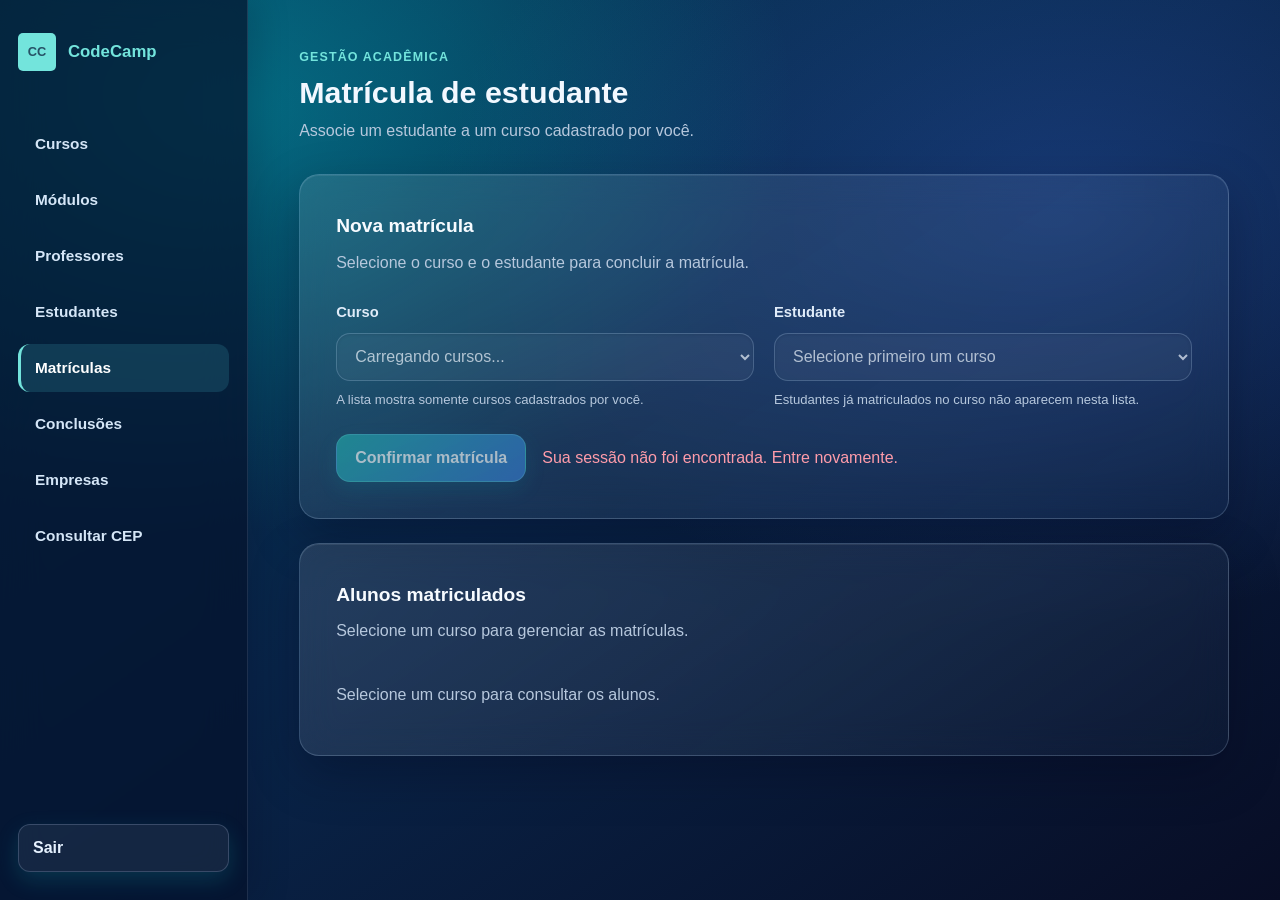
<file: frontend/matricula.html>
<!doctype html>
<html lang="pt-BR">
  <head>
    <meta charset="utf-8">
    <meta name="viewport" content="width=device-width, initial-scale=1">
    <title>Matrículas | CodeCamp</title>
    <link rel="stylesheet" href="css/dashboard.css">
    <link rel="stylesheet" href="css/matricula.css">
    <link rel="stylesheet" href="css/global.css">
  </head>
  <body class="gradient-bg">
    <aside class="sidebar" aria-label="Menu principal">
      <a class="brand" href="dashboard.html" aria-label="CodeCamp, página inicial">
        <span class="brand__mark" aria-hidden="true">CC</span>
        <span>CodeCamp</span>
      </a>
      <nav aria-label="Navegação principal">
        <ul class="sidebar__links">
          <li><a class="sidebar__link" href="cursos.html">Cursos</a></li>
          <li><a class="sidebar__link" href="modulos.html">Módulos</a></li>
          <li><a class="sidebar__link" href="usuarios.html">Professores</a></li>
          <li><a class="sidebar__link" href="estudantes.html">Estudantes</a></li>
          <li><a class="sidebar__link" href="matricula.html" aria-current="page">Matrículas</a></li>
          <li><a class="sidebar__link" href="acompanhamento.html">Conclusões</a></li>
          <li><a class="sidebar__link" href="empresas.html">Empresas</a></li>
          <li><a class="sidebar__link" href="enderecos.html">Consultar CEP</a></li>
        </ul>
      </nav>
      <button class="sidebar__logout" type="button">Sair</button>
    </aside>

    <main class="main-content">
      <div class="main-content__inner enrollment-page">
        <header class="enrollment-header">
          <p class="enrollment-eyebrow">Gestão acadêmica</p>
          <h1>Matrícula de estudante</h1>
          <p>Associe um estudante a um curso cadastrado por você.</p>
        </header>

        <section class="enrollment-card glass" aria-labelledby="enrollment-form-title">
          <div class="enrollment-card__heading">
            <h2 id="enrollment-form-title">Nova matrícula</h2>
            <p>Selecione o curso e o estudante para concluir a matrícula.</p>
          </div>

          <form id="enrollment-form" class="enrollment-form">
            <input id="instructor-id" name="usuario_id" type="hidden">

            <div class="enrollment-field">
              <label for="course-id">Curso</label>
              <select id="course-id" name="curso_id" required disabled>
                <option value="">Carregando cursos...</option>
              </select>
              <small id="course-help">A lista mostra somente cursos cadastrados por você.</small>
            </div>

            <div class="enrollment-field">
              <label for="student-id">Estudante</label>
              <select id="student-id" name="estudante_id" required disabled>
                <option value="">Selecione primeiro um curso</option>
              </select>
              <small id="student-help">Estudantes já matriculados no curso não aparecem nesta lista.</small>
            </div>

            <div class="enrollment-actions">
              <button id="enrollment-submit" class="enrollment-button" type="submit" disabled>
                Confirmar matrícula
              </button>
              <p id="enrollment-feedback" class="enrollment-feedback" role="status" aria-live="polite"></p>
            </div>
          </form>
        </section>

        <section class="enrollment-card glass enrollment-roster" aria-labelledby="enrolled-students-title">
          <div class="enrollment-card__heading">
            <h2 id="enrolled-students-title">Alunos matriculados</h2>
            <p id="enrolled-course-label">Selecione um curso para gerenciar as matrículas.</p>
          </div>
          <ul id="enrolled-students-list" class="enrolled-students-list" aria-live="polite">
            <li class="enrolled-students-list__empty">Selecione um curso para consultar os alunos.</li>
          </ul>
        </section>
      </div>
    </main>
    <script type="module" src="js/matricula.js"></script>
    <script type="module" src="js/logout.js"></script>
  </body>
</html>
</file>
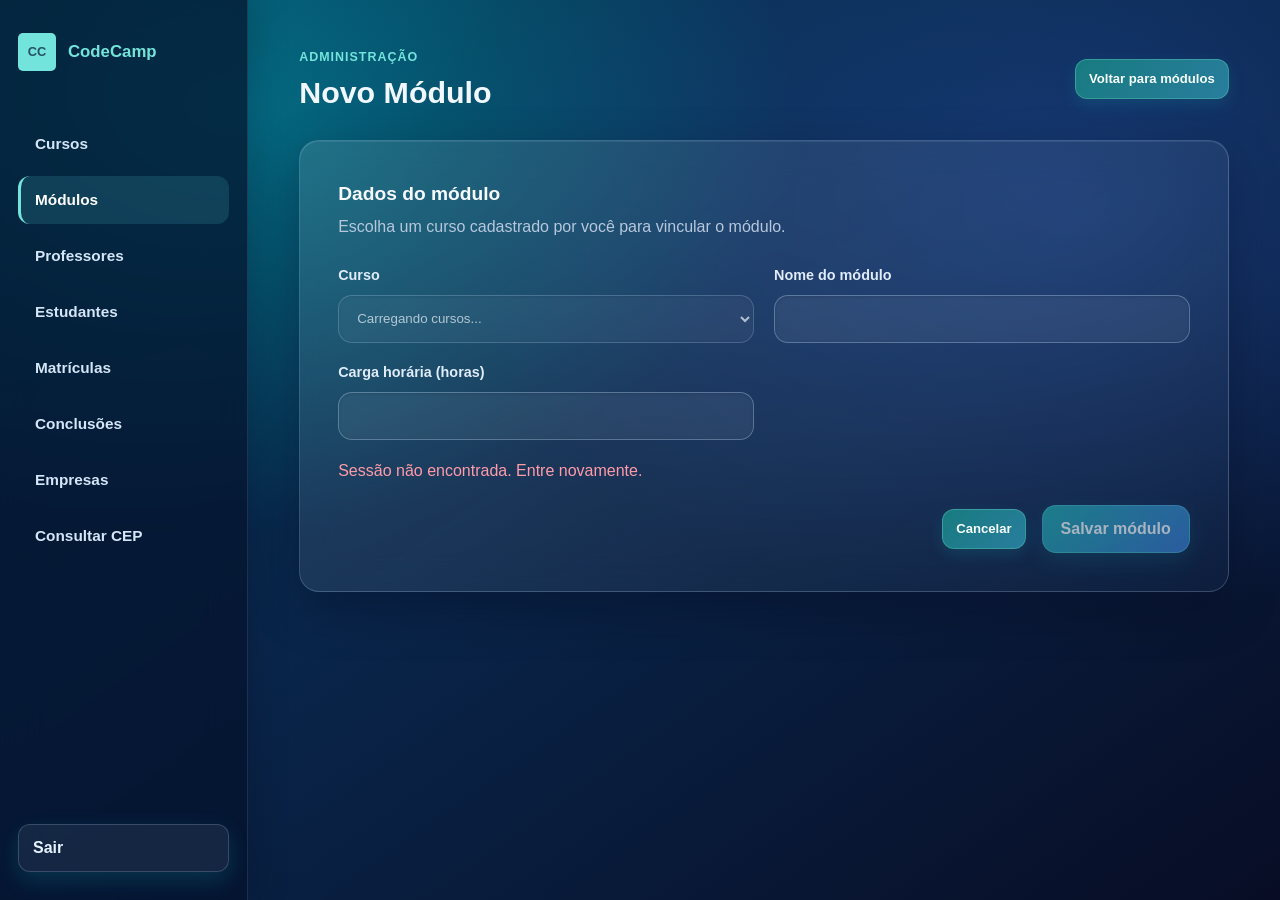
<file: frontend/modulo-cadastro.html>
<!doctype html>
<html lang="pt-BR">
  <head>
    <meta charset="utf-8">
    <meta name="viewport" content="width=device-width, initial-scale=1">
    <title>Novo Módulo | CodeCamp</title>
    <link rel="stylesheet" href="css/dashboard.css">
    <link rel="stylesheet" href="css/modulo-cadastro.css">
    <link rel="stylesheet" href="css/global.css">
    <script type="module" src="js/modulo-cadastro.js"></script>
    <script type="module" src="js/logout.js"></script>
  </head>
  <body class="gradient-bg">
    <aside class="sidebar" aria-label="Menu principal">
      <a class="brand" href="dashboard.html" aria-label="CodeCamp, página inicial"><span class="brand__mark" aria-hidden="true">CC</span><span>CodeCamp</span></a>
      <nav aria-label="Navegação principal">
        <ul class="sidebar__links">
          <li><a class="sidebar__link" href="cursos.html">Cursos</a></li>
          <li><a class="sidebar__link" href="modulos.html">Módulos</a></li>
          <li><a class="sidebar__link" href="usuarios.html">Professores</a></li>
          <li><a class="sidebar__link" href="estudantes.html">Estudantes</a></li>
          <li><a class="sidebar__link" href="matricula.html">Matrículas</a></li>
          <li><a class="sidebar__link" href="acompanhamento.html">Conclusões</a></li>
          <li><a class="sidebar__link" href="empresas.html">Empresas</a></li>
          <li><a class="sidebar__link" href="enderecos.html">Consultar CEP</a></li>
        </ul>
      </nav>
      <button class="sidebar__logout" type="button">Sair</button>
    </aside>
    <main class="main-content">
      <div class="main-content__inner catalog-form-page">
        <header class="catalog-form-header">
            <div><p class="catalog-form-eyebrow">Administração</p><h1 id="module-page-title">Novo Módulo</h1></div>
          <a class="action-button action-button--secondary" href="modulos.html">Voltar para módulos</a>
        </header>
        <section class="catalog-form-card glass" aria-labelledby="module-form-title">
          <div class="catalog-form-card__heading"><h2 id="module-form-title">Dados do módulo</h2><p>Escolha um curso cadastrado por você para vincular o módulo.</p></div>
          <form id="module-form" class="catalog-form">
            <input id="module-instructor-id" type="hidden">
            <input id="module-id" type="hidden">
            <div class="catalog-field"><label for="module-course">Curso</label><select id="module-course" name="curso_id" required disabled><option value="">Carregando cursos...</option></select></div>
            <div class="catalog-field"><label for="module-name">Nome do módulo</label><input id="module-name" name="nome" type="text" maxlength="150" required></div>
            <div class="catalog-field"><label for="module-hours">Carga horária (horas)</label><input id="module-hours" name="cargahoraria" type="number" min="1" step="1" required></div>
            <p id="module-form-message" class="catalog-form-message" role="status" aria-live="polite">Carregando cursos...</p>
            <div class="catalog-form-actions"><a class="action-button action-button--secondary" href="modulos.html">Cancelar</a><button id="module-save-button" type="submit" disabled>Salvar módulo</button></div>
          </form>
        </section>
      </div>
    </main>
  </body>
</html>
</file>
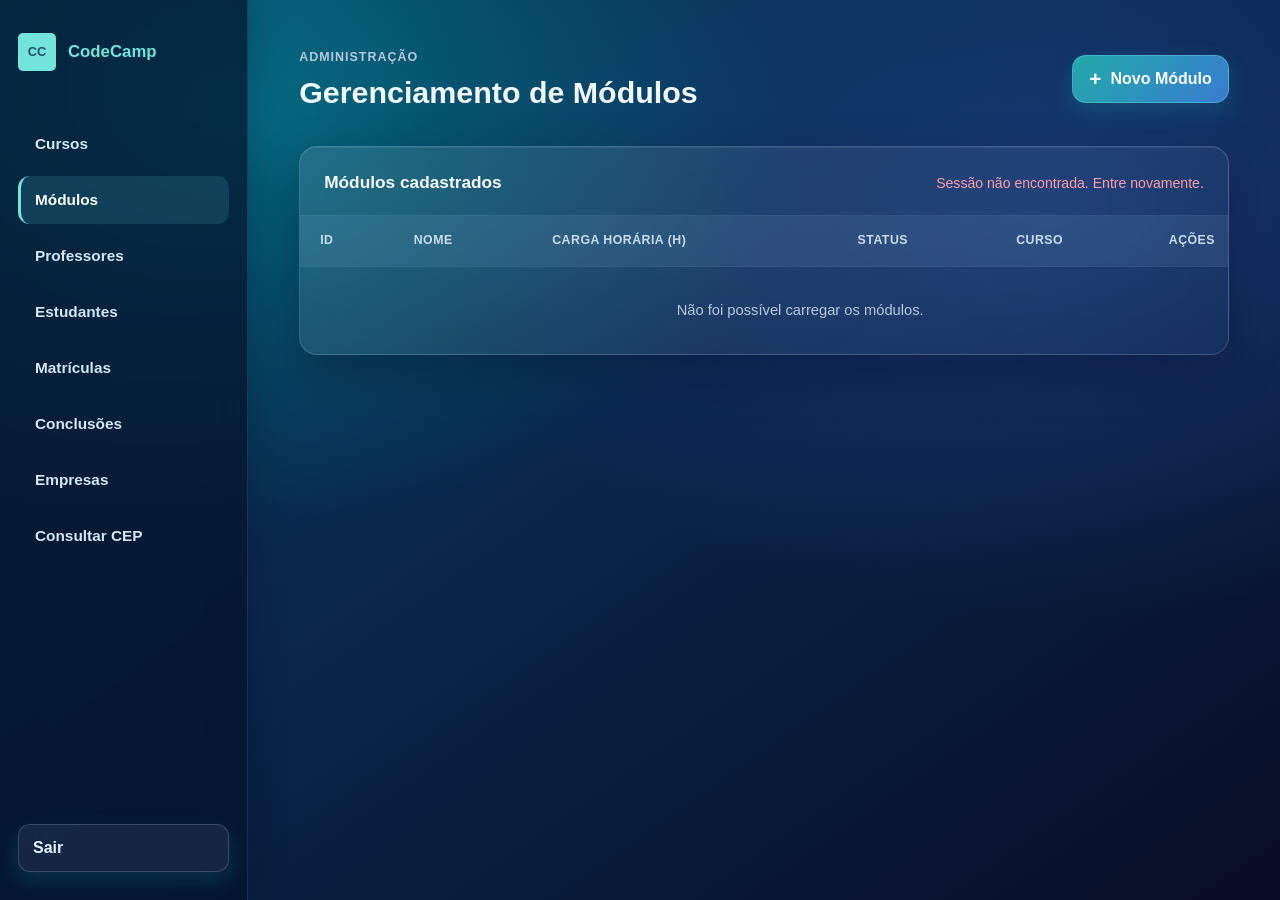
<file: frontend/modulos.html>
<!doctype html>
<html lang="pt-BR">
  <head>
    <meta charset="utf-8">
    <meta name="viewport" content="width=device-width, initial-scale=1">
    <title>Gerenciamento de Módulos | CodeCamp</title>
    <link rel="stylesheet" href="css/dashboard.css">
    <link rel="stylesheet" href="css/modulos.css">
    <link rel="stylesheet" href="css/global.css">
    <script type="module" src="js/modulos.js"></script>
    <script type="module" src="js/logout.js"></script>
  </head>
  <body class="gradient-bg">
    <aside class="sidebar" aria-label="Menu principal">
      <a class="brand" href="dashboard.html" aria-label="CodeCamp, página inicial">
        <span class="brand__mark" aria-hidden="true">CC</span>
        <span>CodeCamp</span>
      </a>
      <nav aria-label="Navegação principal">
        <ul class="sidebar__links">
          <li><a class="sidebar__link" href="cursos.html">Cursos</a></li>
          <li><a class="sidebar__link" href="modulos.html">Módulos</a></li>
          <li><a class="sidebar__link" href="usuarios.html">Professores</a></li>
          <li><a class="sidebar__link" href="estudantes.html">Estudantes</a></li>
          <li><a class="sidebar__link" href="matricula.html">Matrículas</a></li>
          <li><a class="sidebar__link" href="acompanhamento.html">Conclusões</a></li>
          <li><a class="sidebar__link" href="empresas.html">Empresas</a></li>
          <li><a class="sidebar__link" href="enderecos.html">Consultar CEP</a></li>
        </ul>
      </nav>
      <button class="sidebar__logout" type="button">Sair</button>
    </aside>

    <main class="main-content">
      <div class="main-content__inner modules-page">
        <header class="modules-page__header">
          <div>
            <p class="modules-page__eyebrow">Administração</p>
            <h1>Gerenciamento de Módulos</h1>
          </div>
          <button id="new-module-button" class="modules-button" type="button">
            <span aria-hidden="true">+</span>
            Novo Módulo
          </button>
        </header>

        <section class="modules-section glass" aria-labelledby="modules-list-title">
          <div class="modules-section__heading">
            <h2 id="modules-list-title">Módulos cadastrados</h2>
            <p id="modules-feedback" class="modules-feedback" role="status" aria-live="polite">Carregando módulos...</p>
          </div>
          <div class="modules-table-wrap">
            <table class="modules-table">
              <thead>
                <tr>
                  <th scope="col">ID</th>
                  <th scope="col">Nome</th>
                  <th scope="col">Carga Horária (h)</th>
                  <th scope="col">Status</th>
                  <th scope="col">Curso</th>
                  <th scope="col">Ações</th>
                </tr>
              </thead>
              <tbody id="modules-table-body">
                <tr>
                  <td class="modules-table__placeholder" colspan="6">Buscando dados...</td>
                </tr>
              </tbody>
            </table>
          </div>
        </section>
      </div>
    </main>
  </body>
</html>
</file>
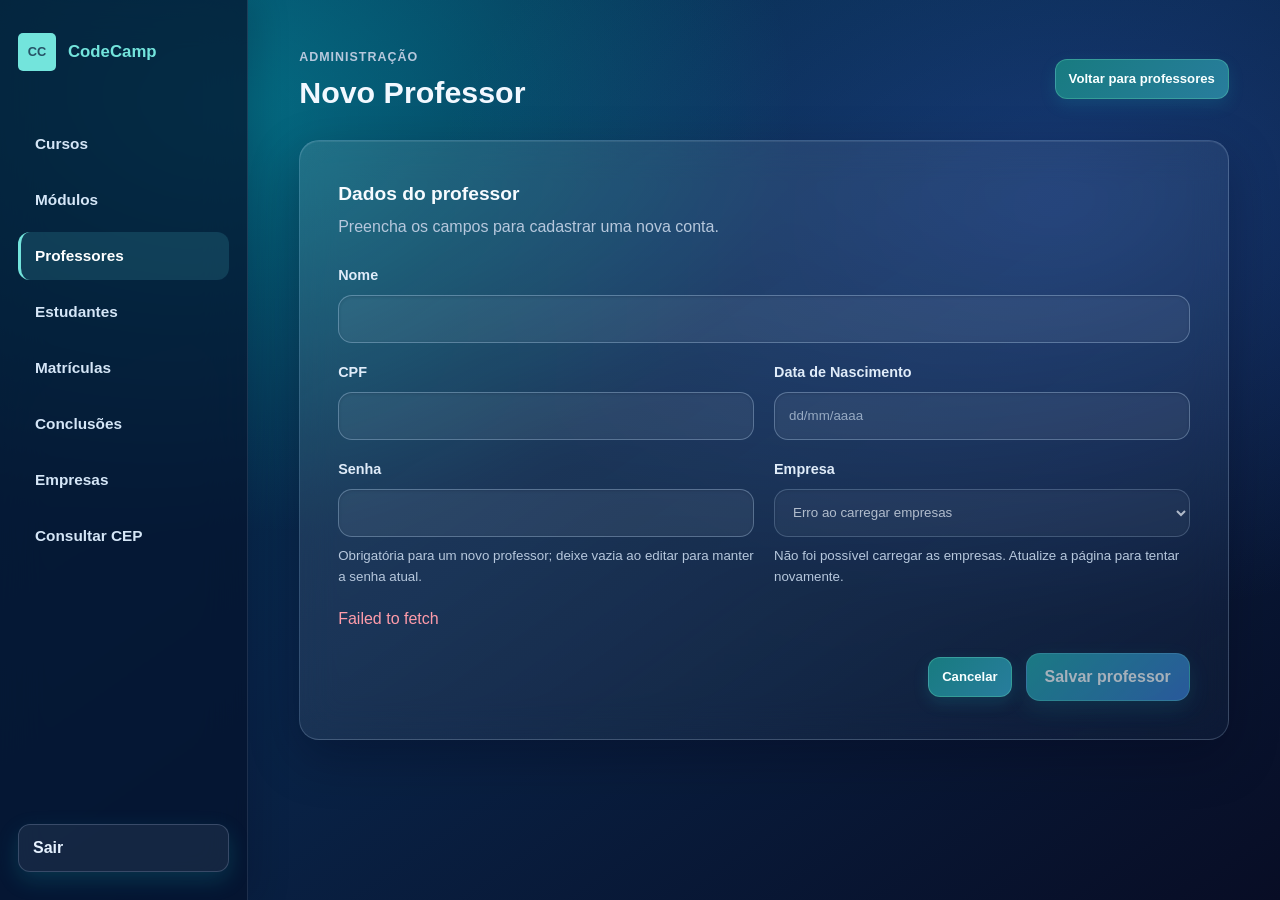
<file: frontend/usuario-cadastro.html>
<!doctype html>
<html lang="pt-BR">
  <head>
    <meta charset="utf-8">
    <meta name="viewport" content="width=device-width, initial-scale=1">
    <title>Professor | CodeCamp</title>
    <link rel="stylesheet" href="css/dashboard.css">
    <link rel="stylesheet" href="css/usuario-cadastro.css">
    <link rel="stylesheet" href="css/global.css">
    <script type="module" src="js/usuario-cadastro.js"></script>
    <script type="module" src="js/logout.js"></script>
  </head>
  <body class="gradient-bg">
    <aside class="sidebar" aria-label="Menu principal">
      <a class="brand" href="dashboard.html" aria-label="CodeCamp, página inicial">
        <span class="brand__mark" aria-hidden="true">CC</span>
        <span>CodeCamp</span>
      </a>

      <nav aria-label="Navegação principal">
        <ul class="sidebar__links">
          <li><a class="sidebar__link" href="cursos.html">Cursos</a></li>
          <li><a class="sidebar__link" href="modulos.html">Módulos</a></li>
          <li><a class="sidebar__link" href="usuarios.html">Professores</a></li>
          <li><a class="sidebar__link" href="estudantes.html">Estudantes</a></li>
          <li><a class="sidebar__link" href="matricula.html">Matrículas</a></li>
          <li><a class="sidebar__link" href="acompanhamento.html">Conclusões</a></li>
          <li><a class="sidebar__link" href="empresas.html">Empresas</a></li>
          <li><a class="sidebar__link" href="enderecos.html">Consultar CEP</a></li>
        </ul>
      </nav>
      <button class="sidebar__logout" type="button">Sair</button>
    </aside>

    <main class="main-content">
      <div class="main-content__inner user-form-page">
        <header class="user-form-page__header">
          <div>
            <p class="user-form-page__eyebrow">Administração</p>
            <h1 id="user-page-title">Novo Professor</h1>
          </div>
          <a class="action-button action-button--secondary" href="usuarios.html">Voltar para professores</a>
        </header>

        <section class="user-form-card glass" aria-labelledby="user-form-title">
          <div class="user-form-card__heading">
            <h2 id="user-form-title">Dados do professor</h2>
            <p>Preencha os campos para cadastrar uma nova conta.</p>
          </div>

          <form id="user-registration-form" class="user-registration-form" novalidate>
            <input id="user-id" type="hidden">
            <div class="user-form-field user-form-field--wide">
              <label for="user-name">Nome</label>
              <input id="user-name" name="nome" type="text" autocomplete="name" required>
            </div>
            <div class="user-form-field">
              <label for="user-cpf">CPF</label>
              <input id="user-cpf" name="cpf" type="text" data-mascara="cpf" inputmode="numeric" maxlength="14" autocomplete="off" required>
            </div>
            <div class="user-form-field">
              <label for="user-birth-date">Data de Nascimento</label>
              <input id="user-birth-date" name="dataNascimento" type="text" data-mascara="data" inputmode="numeric" maxlength="10" placeholder="dd/mm/aaaa" autocomplete="bday" required>
            </div>
            <div class="user-form-field">
              <label for="user-password">Senha</label>
              <input id="user-password" name="senha" type="password" autocomplete="new-password">
              <small id="password-help" class="user-form-field__help">Obrigatória para um novo professor; deixe vazia ao editar para manter a senha atual.</small>
            </div>
            <div class="user-form-field">
              <label for="user-company">Empresa</label>
              <select id="user-company" name="empresa_id" required>
                <option value="">Carregando empresas...</option>
              </select>
              <small id="company-help" class="user-form-field__help"></small>
            </div>

            <p id="user-form-message" class="user-form-message" role="status" aria-live="polite"></p>
            <div class="user-form-actions">
              <a class="action-button action-button--secondary" href="usuarios.html">Cancelar</a>
              <button id="save-user-button" type="submit" disabled>Salvar professor</button>
            </div>
          </form>
        </section>
      </div>
    </main>
  </body>
</html>
</file>
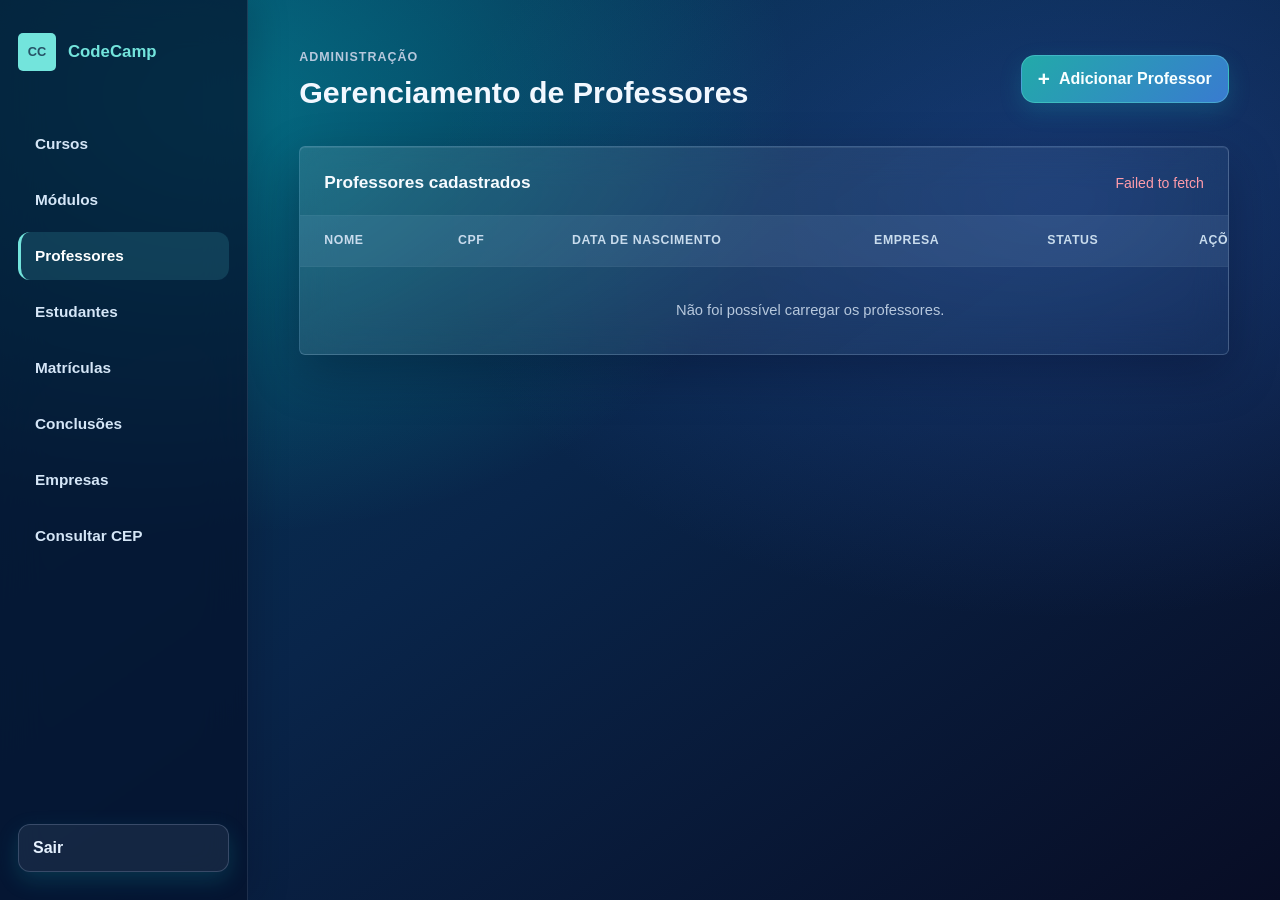
<file: frontend/usuarios.html>
<!doctype html>
<html lang="pt-BR">
  <head>
    <meta charset="utf-8">
    <meta name="viewport" content="width=device-width, initial-scale=1">
    <title>Gerenciamento de Professores | CodeCamp</title>
    <link rel="stylesheet" href="css/dashboard.css">
    <link rel="stylesheet" href="css/usuarios.css">
    <link rel="stylesheet" href="css/global.css">
    <script type="module" src="js/usuarios.js"></script>
    <script type="module" src="js/logout.js"></script>
  </head>
  <body class="gradient-bg">
    <aside class="sidebar" aria-label="Menu principal">
      <a class="brand" href="dashboard.html" aria-label="CodeCamp, página inicial">
        <span class="brand__mark" aria-hidden="true">CC</span>
        <span>CodeCamp</span>
      </a>

      <nav aria-label="Navegação principal">
        <ul class="sidebar__links">
          <li><a class="sidebar__link" href="cursos.html">Cursos</a></li>
          <li><a class="sidebar__link" href="modulos.html">Módulos</a></li>
          <li><a class="sidebar__link" href="usuarios.html">Professores</a></li>
          <li><a class="sidebar__link" href="estudantes.html">Estudantes</a></li>
          <li><a class="sidebar__link" href="matricula.html">Matrículas</a></li>
          <li><a class="sidebar__link" href="acompanhamento.html">Conclusões</a></li>
          <li><a class="sidebar__link" href="empresas.html">Empresas</a></li>
          <li><a class="sidebar__link" href="enderecos.html">Consultar CEP</a></li>
        </ul>
      </nav>
      <button class="sidebar__logout" type="button">Sair</button>
    </aside>

    <main class="main-content">
      <div class="main-content__inner users-page">
        <header class="users-page__header">
          <div>
            <p class="users-page__eyebrow">Administração</p>
            <h1>Gerenciamento de Professores</h1>
          </div>
          <button id="add-user-button" class="primary-button" type="button">
            <span aria-hidden="true">+</span>
            Adicionar Professor
          </button>
        </header>

        <section class="users-section glass" aria-labelledby="users-list-title">
          <div class="users-section__heading">
            <h2 id="users-list-title">Professores cadastrados</h2>
            <p id="users-feedback" class="users-feedback" role="status" aria-live="polite">Carregando professores...</p>
          </div>

          <div class="users-table-wrap">
            <table class="users-table">
              <thead>
                <tr>
                  <th scope="col">Nome</th>
                  <th scope="col">CPF</th>
                  <th scope="col">Data de Nascimento</th>
                  <th scope="col">Empresa</th>
                  <th scope="col">Status</th>
                  <th scope="col">Ações</th>
                </tr>
              </thead>
              <tbody id="users-table-body">
                <tr>
                  <td class="users-table__placeholder" colspan="6">Buscando dados...</td>
                </tr>
              </tbody>
            </table>
          </div>
        </section>
      </div>
    </main>
  </body>
</html>
</file>
<file: frontend/css/style.css>
.page-shell {
  display: grid;
  min-height: 100vh;
  align-content: center;
  justify-items: center;
  padding: 32px 16px;
}

.login-panel {
  width: min(100%, 460px);
  padding: clamp(28px, 7vw, 48px);
  border-radius: 24px;
}

.brand-lockup {
  display: flex;
  align-items: center;
  gap: 12px;
  margin-bottom: 30px;
}

.brand-mark {
  display: grid;
  width: 42px;
  height: 42px;
  place-items: center;
  border: 1px solid rgba(121, 244, 233, 0.42);
  border-radius: 14px;
  background: linear-gradient(135deg, rgba(34, 170, 169, 0.28), rgba(57, 123, 208, 0.32));
  color: #a8fff4;
  font-size: 0.9rem;
  font-weight: 800;
  letter-spacing: 0.04em;
  box-shadow: 0 8px 22px rgba(19, 175, 185, 0.14);
}

.eyebrow {
  margin: 0;
  color: var(--color-accent);
  font-size: 0.78rem;
  font-weight: 700;
  letter-spacing: 0.14em;
  text-transform: uppercase;
}

.login-panel h1 {
  margin: 0 0 10px;
  font-size: clamp(1.8rem, 7vw, 2.35rem);
  line-height: 1.15;
}

.intro {
  margin: 0;
  color: var(--color-muted);
  line-height: 1.6;
}

#login-form {
  display: grid;
  gap: 10px;
  margin-top: 30px;
}

#login-form label {
  margin-top: 8px;
  color: #e0ecf9;
  font-size: 0.92rem;
  font-weight: 700;
}

#login-form input {
  width: 100%;
  min-height: 48px;
  padding: 11px 14px;
  font: inherit;
}

.login-hint {
  margin-top: -4px;
  color: var(--color-muted);
  font-size: 0.8rem;
}

#login-button {
  min-height: 48px;
  margin-top: 14px;
  padding: 11px 16px;
  font: inherit;
  font-weight: 700;
  cursor: pointer;
}

.message {
  min-height: 1.5em;
  margin: 2px 0 0;
  color: var(--color-muted);
  font-size: 0.9rem;
  line-height: 1.5;
}

.message-error {
  color: var(--color-danger);
}

.message-warning {
  color: #ffd98a;
}

@media (max-width: 420px) {
  .login-panel {
    padding: 28px 22px;
  }
}
</file>
<file: frontend/css/global.css>
/* Identidade visual compartilhada pelo login, dashboard e páginas de gestão. */
:root {
  color-scheme: dark;
  font-family: Inter, "Segoe UI", Roboto, sans-serif;
  font-synthesis: none;
  text-rendering: optimizeLegibility;
  --color-ink: #f2f8ff;
  --color-muted: #b7c8dd;
  --color-sidebar: rgba(9, 24, 55, 0.72);
  --color-sidebar-hover: rgba(44, 101, 147, 0.46);
  --color-accent: #73e4dc;
  --color-page: #071329;
  --color-surface: rgba(17, 37, 72, 0.52);
  --color-border: rgba(194, 225, 255, 0.2);
  --color-glow: rgba(61, 225, 218, 0.22);
  --color-danger: #ff9caa;
  --glass-blur: 18px;
}

*,
*::before,
*::after {
  box-sizing: border-box;
}

html,
body {
  width: 100%;
  min-width: 320px;
  min-height: 100%;
  margin: 0;
}

body {
  color: var(--color-ink);
  background: var(--color-page);
  line-height: 1.6;
}

/* Fundo com luzes difusas, semelhante à atmosfera da referência. */
.gradient-bg {
  background-color: var(--color-page);
  background-image:
    radial-gradient(ellipse at 18% 12%, rgba(0, 184, 193, 0.42), transparent 38%),
    radial-gradient(ellipse at 83% 23%, rgba(45, 91, 187, 0.38), transparent 42%),
    linear-gradient(145deg, #063b5a 0%, #09254a 48%, #080d25 100%);
  background-attachment: fixed;
}

/* Aplique .glass em painéis, cards e blocos de conteúdo. */
.glass {
  border: 1px solid var(--color-border) !important;
  background: linear-gradient(145deg, rgba(255, 255, 255, 0.11), rgba(121, 181, 224, 0.045)) !important;
  -webkit-backdrop-filter: blur(var(--glass-blur));
  backdrop-filter: blur(var(--glass-blur));
  box-shadow: 0 18px 50px rgba(0, 5, 22, 0.28), inset 0 1px rgba(255, 255, 255, 0.08) !important;
}

h1,
h2,
h3 {
  color: #f7fbff;
}

p {
  color: var(--color-muted);
}

a {
  color: var(--color-accent);
}

button,
.primary-button,
.companies-button,
.courses-button {
  font: inherit;
  font-weight: 700;
  cursor: pointer;
  border: 1px solid rgba(121, 244, 233, 0.3);
  border-radius: 14px;
  background: linear-gradient(135deg, #22aaa9, #397bd0);
  color: #f8ffff;
  box-shadow: 0 8px 22px rgba(19, 175, 185, 0.2);
  transition: transform 160ms ease, box-shadow 160ms ease, filter 160ms ease;
}

button:hover:not(:disabled),
.primary-button:hover:not(:disabled),
.companies-button:hover:not(:disabled),
.courses-button:hover:not(:disabled) {
  filter: brightness(1.12);
  box-shadow: 0 10px 28px rgba(32, 201, 203, 0.3);
}

button:disabled {
  opacity: 0.65;
  cursor: not-allowed;
}

/* Ações de linha usam o mesmo botão em todos os módulos, independentemente da tela. */
.action-button {
  display: inline-flex;
  min-height: 40px;
  align-items: center;
  justify-content: center;
  padding: 8px 13px;
  border: 1px solid rgba(121, 244, 233, 0.3);
  border-radius: 12px;
  background: linear-gradient(135deg, #168f9e, #326fc1);
  color: #f8ffff;
  box-shadow: 0 6px 16px rgba(19, 175, 185, 0.16);
  font: inherit;
  font-size: 0.82rem;
  font-weight: 700;
  line-height: 1.2;
  text-align: center;
  text-decoration: none;
  white-space: nowrap;
  cursor: pointer;
  transition: transform 160ms ease, box-shadow 160ms ease, filter 160ms ease;
}

.action-button:hover:not(:disabled) {
  transform: translateY(-1px);
  filter: brightness(1.1);
  box-shadow: 0 9px 20px rgba(32, 201, 203, 0.24);
}

.action-button--secondary {
  border-color: rgba(112, 231, 188, 0.3);
  background: linear-gradient(135deg, #187b80, #287d9d);
}

.action-button--danger {
  border-color: rgba(255, 165, 160, 0.34);
  background: linear-gradient(135deg, #913e57, #a74562);
}

.table-actions {
  display: flex;
  min-width: 190px;
  align-items: center;
  flex-wrap: wrap;
  gap: 8px;
}

input,
textarea,
select {
  border: 1px solid rgba(198, 226, 255, 0.3) !important;
  border-radius: 14px !important;
  background: rgba(227, 243, 255, 0.075) !important;
  color: var(--color-ink) !important;
  box-shadow: inset 0 1px 3px rgba(0, 8, 28, 0.15);
}

input::placeholder,
textarea::placeholder {
  color: rgba(218, 232, 247, 0.62);
}

input:focus,
textarea:focus,
select:focus {
  border-color: rgba(115, 228, 220, 0.8) !important;
  box-shadow: 0 0 0 3px rgba(74, 214, 211, 0.16);
  outline: none;
}

label {
  color: #e0ecf9;
}

table {
  color: var(--color-ink);
}

table th {
  background: rgba(165, 208, 238, 0.1) !important;
  color: #c9dced !important;
}

table th,
table td {
  border-color: rgba(195, 220, 245, 0.13) !important;
}

table tbody tr:hover {
  background: rgba(125, 197, 225, 0.075) !important;
}

.sidebar {
  border-right: 1px solid rgba(190, 225, 255, 0.13);
  background: rgba(5, 18, 43, 0.7) !important;
  -webkit-backdrop-filter: blur(20px);
  backdrop-filter: blur(20px);
  box-shadow: 8px 0 32px rgba(0, 7, 24, 0.18);
}

.sidebar__link {
  border-radius: 12px !important;
  color: #d5e6f7 !important;
}

.sidebar__link:hover,
.sidebar__link.active {
  border-left-color: var(--color-accent) !important;
  background: rgba(68, 163, 187, 0.2) !important;
  color: #fff !important;
}

.status-badge,
.course-status {
  border: 1px solid rgba(196, 224, 247, 0.18);
  background: rgba(198, 220, 240, 0.12);
  color: #d8e7f5;
}

.status-badge--active,
.course-status--active {
  border-color: rgba(112, 231, 188, 0.28);
  background: rgba(59, 184, 135, 0.18);
  color: #a5f0d0;
}

.status-badge--inactive,
.course-status--inactive {
  border-color: rgba(255, 165, 160, 0.28);
  background: rgba(209, 82, 91, 0.18);
  color: #ffc0bd;
}

.company-status {
  display: inline-flex;
  align-items: center;
  padding: 4px 9px;
  border-radius: 999px;
  border: 1px solid rgba(196, 224, 247, 0.18);
  background: rgba(198, 220, 240, 0.12);
  color: #d8e7f5;
  font-size: 0.8rem;
  font-weight: 700;
  white-space: nowrap;
}

.company-status--active {
  border-color: rgba(112, 231, 188, 0.28);
  background: rgba(59, 184, 135, 0.18);
  color: #a5f0d0;
}

.company-status--inactive {
  border-color: rgba(255, 165, 160, 0.28);
  background: rgba(209, 82, 91, 0.18);
  color: #ffc0bd;
}

@media (max-width: 640px) {
  .table-actions {
    min-width: 0;
  }

  .action-button {
    min-height: 38px;
    padding: 8px 11px;
  }
}

.message-error,
.users-feedback--error,
.companies-feedback--error,
.courses-feedback--error {
  color: var(--color-danger) !important;
}

:focus-visible {
  outline: 3px solid var(--color-accent);
  outline-offset: 3px;
}

@media (prefers-reduced-motion: reduce) {
  *,
  *::before,
  *::after {
    scroll-behavior: auto !important;
    transition-duration: 0.01ms !important;
  }
}
</file>
<file: frontend/css/dashboard.css>
.sidebar {
  position: fixed;
  inset: 0 auto 0 0;
  z-index: 1;
  display: flex;
  flex-direction: column;
  width: 248px;
  height: 100vh;
  padding: 28px 18px;
  background: var(--color-sidebar);
  color: #f7faf3;
}

.brand {
  display: flex;
  align-items: center;
  gap: 12px;
  min-height: 48px;
  margin: 0 0 44px;
  font-size: 1.05rem;
  font-weight: 700;
  text-decoration: none;
}

.brand__mark {
  display: grid;
  width: 38px;
  height: 38px;
  flex: 0 0 38px;
  place-items: center;
  border-radius: 5px;
  background: var(--color-accent);
  color: var(--color-sidebar);
  font-size: 0.8rem;
}

.sidebar__links {
  display: grid;
  gap: 8px;
  margin: 0;
  padding: 0;
  list-style: none;
}

.sidebar__link {
  display: flex;
  align-items: center;
  min-height: 48px;
  padding: 10px 14px;
  border-left: 3px solid transparent;
  border-radius: 3px;
  color: #e5eee8;
  font-size: 0.96rem;
  font-weight: 600;
  text-decoration: none;
  transition: background-color 140ms ease, color 140ms ease;
}

.sidebar__link:hover {
  background: var(--color-sidebar-hover);
  color: #fff;
}

/* A classe active também pode ser aplicada manualmente em uma página específica. */
.sidebar__link.active {
  border-left-color: var(--color-accent);
  background: var(--color-sidebar-hover);
  color: #fff;
}

.sidebar__logout {
  width: 100%;
  min-height: 46px;
  margin-top: auto;
  padding: 10px 14px;
  border: 1px solid rgba(198, 226, 255, 0.2);
  border-radius: 12px;
  background: rgba(198, 226, 255, 0.08);
  color: #e6f2ff;
  font: inherit;
  font-weight: 650;
  text-align: left;
  cursor: pointer;
}

.sidebar__logout:hover {
  background: rgba(228, 126, 142, 0.2);
  box-shadow: 0 8px 20px rgba(228, 126, 142, 0.12);
}

.main-content {
  min-height: 100vh;
  margin-left: 248px;
  padding: 48px clamp(28px, 4vw, 64px);
}

.main-content__inner {
  width: min(100%, 1200px);
  min-width: 0;
  margin: 0 auto;
}

.main-content h1 {
  margin: 0 0 28px;
  color: var(--color-ink);
  font-size: 2rem;
  line-height: 1.2;
}

.scroll-sample {
  display: grid;
  gap: 16px;
  padding: 28px;
  border: 1px solid var(--color-border);
  border-radius: 6px;
  background: var(--color-surface);
  box-shadow: 0 8px 24px rgba(31, 48, 41, 0.04);
}

.scroll-sample p {
  margin: 0;
  color: var(--color-muted);
  line-height: 1.8;
}

.dashboard-section { margin-top: 32px; }
.section-heading {
  display: flex;
  align-items: end;
  justify-content: space-between;
  gap: 20px;
  margin-bottom: 16px;
}
.section-heading h2 { margin: 2px 0 0; font-size: 1.35rem; }
.eyebrow {
  margin: 0;
  color: var(--color-accent);
  font-size: 0.75rem;
  font-weight: 750;
  letter-spacing: 0.12em;
  text-transform: uppercase;
}
.summary-status { margin: 0 0 2px; color: var(--color-muted); font-size: 0.85rem; }
.summary-status--error { color: var(--color-danger); }
.summary-grid { display: grid; grid-template-columns: repeat(4, minmax(0, 1fr)); gap: 14px; }
.summary-card {
  display: flex;
  min-height: 150px;
  flex-direction: column;
  align-items: flex-start;
  padding: 20px;
  border-radius: 16px;
}
.summary-card__label { color: #d4e5f6; font-size: 0.88rem; font-weight: 650; }
.summary-card__value { margin: 8px 0 4px; color: #fff; font-size: clamp(2rem, 4vw, 2.6rem); line-height: 1.1; }
.summary-card__hint { margin-top: auto; color: var(--color-muted); font-size: 0.77rem; }
.course-overview { padding: 24px; border-radius: 18px; }
.course-overview .section-heading { margin-bottom: 8px; }
.course-overview__list { display: grid; }
.course-row {
  display: grid;
  grid-template-columns: minmax(0, 1fr) auto auto;
  align-items: center;
  gap: 16px;
  padding: 16px 4px;
  border-bottom: 1px solid rgba(195, 220, 245, 0.13);
}
.course-row:last-child { border-bottom: 0; }
.course-row__name { margin: 0; color: #f7fbff; font-size: 0.98rem; font-weight: 700; }
.course-row__meta { margin: 3px 0 0; color: var(--color-muted); font-size: 0.82rem; }
.course-row__stat { min-width: 90px; color: #e7f4ff; font-size: 0.85rem; text-align: right; }
.course-row__status {
  min-width: 76px;
  padding: 5px 9px;
  border: 1px solid rgba(112, 231, 188, 0.28);
  border-radius: 999px;
  background: rgba(59, 184, 135, 0.14);
  color: #a5f0d0;
  font-size: 0.75rem;
  font-weight: 700;
  text-align: center;
}
.course-row__status--inactive {
  border-color: rgba(255, 165, 160, 0.28);
  background: rgba(209, 82, 91, 0.14);
  color: #ffc0bd;
}
.course-overview__empty { margin: 12px 0 0; color: var(--color-muted); }

@media (max-width: 1100px) {
  .sidebar {
    position: sticky;
    inset: 0 0 auto;
    z-index: 20;
    display: grid;
    width: 100%;
    height: auto;
    grid-template-columns: auto minmax(0, 1fr) auto;
    align-items: center;
    gap: 16px;
    padding: 12px 20px;
  }

  .brand {
    gap: 9px;
    margin: 0;
    font-size: 0.94rem;
  }

  .sidebar nav {
    min-width: 0;
  }

  .sidebar__links {
    display: flex;
    gap: 4px;
    overflow-x: auto;
    padding: 2px;
    scrollbar-width: thin;
  }

  .sidebar__link {
    min-height: 40px;
    padding: 8px 11px;
    white-space: nowrap;
  }

  .sidebar__logout {
    width: auto;
    min-height: 40px;
    margin: 0;
    padding: 8px 12px;
    text-align: center;
  }

  .main-content {
    min-height: calc(100vh - 68px);
    margin-left: 0;
    padding: 36px clamp(20px, 4vw, 40px);
  }

  .main-content h1 {
    font-size: 1.7rem;
  }

  .summary-grid { grid-template-columns: repeat(2, minmax(0, 1fr)); }
}

@media (max-width: 640px) {
  .sidebar {
    grid-template-columns: minmax(0, 1fr) auto;
    gap: 8px 12px;
    padding: 10px 14px;
  }

  .sidebar nav {
    grid-column: 1 / -1;
    grid-row: 2;
  }

  .brand {
    grid-column: 1;
    grid-row: 1;
  }

  .sidebar__logout {
    grid-column: 2;
    grid-row: 1;
  }

  .main-content {
    padding: 28px 16px 40px;
  }

  .scroll-sample {
    padding: 20px;
  }

  .section-heading { align-items: flex-start; flex-direction: column; gap: 6px; }
  .summary-grid { gap: 10px; }
  .summary-card { min-height: 136px; padding: 16px; }
  .course-overview { padding: 18px; }
  .course-row { grid-template-columns: minmax(0, 1fr) auto; gap: 8px 12px; }
  .course-row__stat { grid-column: 1; grid-row: 2; text-align: left; }
  .course-row__status { grid-column: 2; grid-row: 1 / span 2; }
}
</file>
<file: frontend/css/acompanhamento.css>
.progress-page {
  display: grid;
  gap: 22px;
  width: min(100%, 1100px);
}

.progress-header {
  margin-bottom: 4px;
}

.progress-eyebrow {
  margin: 0 0 6px;
  color: var(--color-accent);
  font-size: 0.78rem;
  font-weight: 700;
  letter-spacing: 0.09em;
  text-transform: uppercase;
}

.progress-header h1 {
  margin: 0;
  font-size: 1.9rem;
}

.progress-header > p:last-child,
.progress-card__heading p {
  margin: 8px 0 0;
  color: var(--color-muted);
}

.progress-card,
.certificate-card {
  border-radius: 20px;
  padding: clamp(20px, 3.5vw, 32px);
}

.progress-card__heading {
  margin-bottom: 22px;
}

.progress-card__heading h2,
.certificate-card h2 {
  margin: 0;
  font-size: 1.2rem;
}

.progress-selection {
  display: grid;
  grid-template-columns: repeat(2, minmax(0, 1fr));
  gap: 18px;
}

.progress-field {
  display: grid;
  gap: 8px;
}

.progress-field label {
  font-size: 0.92rem;
  font-weight: 700;
}

.progress-field select {
  width: 100%;
  min-height: 48px;
  padding: 10px 14px;
  font: inherit;
}

.progress-field select option {
  color: #102039;
  background: #f4f8fc;
}

.progress-feedback,
.progress-note {
  min-height: 1.5em;
  margin: 16px 0 0;
  color: var(--color-muted);
}

.progress-feedback--error {
  color: var(--color-danger);
}

.progress-feedback--success {
  color: #9af0c2;
}

.progress-modules {
  display: grid;
  gap: 12px;
}

.progress-module {
  display: flex;
  align-items: center;
  justify-content: space-between;
  gap: 18px;
  padding: 16px 18px;
  border: 1px solid var(--color-border);
  border-radius: 15px;
  background: rgba(7, 21, 47, 0.28);
}

.progress-module__details {
  min-width: 0;
}

.progress-module__details h3 {
  margin: 0;
  font-size: 1rem;
}

.progress-module__details p {
  margin: 4px 0 0;
  color: var(--color-muted);
  font-size: 0.86rem;
}

.progress-module__button {
  flex: 0 0 auto;
  min-height: 42px;
  padding: 9px 14px;
}

.progress-module__button--done {
  border-color: rgba(112, 231, 188, 0.3);
  background: linear-gradient(135deg, #187b80, #287d65);
}

.progress-empty {
  margin: 0;
  padding: 16px;
  color: var(--color-muted);
}

.certificate-card {
  display: grid;
  gap: 16px;
  border-color: rgba(112, 231, 188, 0.36) !important;
}

.certificate-card[hidden] {
  display: none;
}

.certificate-message {
  margin: 8px 0 0;
  color: var(--color-muted);
}

.certificate-code {
  display: block;
  overflow-wrap: anywhere;
  padding: 14px 16px;
  border: 1px solid rgba(112, 231, 188, 0.26);
  border-radius: 12px;
  background: rgba(5, 25, 37, 0.42);
  color: #9af0c2;
  font-size: 1rem;
}

.progress-note {
  margin: 0;
  font-size: 0.82rem;
}

@media (max-width: 760px) {
  .progress-header h1 {
    font-size: 1.6rem;
  }

  .progress-selection {
    grid-template-columns: 1fr;
  }
}

@media (max-width: 560px) {
  .progress-module {
    align-items: stretch;
    flex-direction: column;
  }

  .progress-module__button {
    width: 100%;
  }
}
</file>
<file: frontend/css/curso-cadastro.css>
/* Cursos e módulos usam o mesmo cartão e a mesma grade responsiva de formulário. */
.catalog-form-page {
  width: min(100%, 1000px);
}

.catalog-form-header {
  display: flex;
  align-items: center;
  justify-content: space-between;
  gap: 24px;
  margin-bottom: 30px;
}

.catalog-form-eyebrow {
  margin: 0 0 6px;
  color: var(--color-accent);
  font-size: 0.78rem;
  font-weight: 700;
  letter-spacing: 0.08em;
  text-transform: uppercase;
}

.catalog-form-header h1 {
  margin: 0;
  font-size: 1.9rem;
}

.catalog-form-card {
  padding: clamp(22px, 4vw, 38px);
  border-radius: 20px;
}

.catalog-form-card__heading {
  margin-bottom: 24px;
}

.catalog-form-card__heading h2 {
  margin: 0 0 4px;
  font-size: 1.2rem;
}

.catalog-form-card__heading p {
  margin: 0;
}

.catalog-form {
  display: grid;
  grid-template-columns: repeat(2, minmax(0, 1fr));
  gap: 18px 20px;
}

.catalog-field {
  display: grid;
  align-content: start;
  min-width: 0;
  gap: 8px;
}

.catalog-field--wide,
.catalog-form-message,
.catalog-form-actions {
  grid-column: 1 / -1;
}

.catalog-field label {
  font-size: 0.9rem;
  font-weight: 650;
}

.catalog-field input,
.catalog-field select {
  width: 100%;
  min-height: 48px;
  padding: 10px 14px;
}

.catalog-field select option {
  color: #102039;
  background: #f4f8fc;
}

.catalog-form-message {
  min-height: 1.5em;
  margin: 0;
  color: var(--color-muted);
}

.catalog-form-message--error {
  color: var(--color-danger);
}

.catalog-form-message--success {
  color: #9ce8c8;
}

.catalog-form-actions {
  display: flex;
  align-items: center;
  justify-content: flex-end;
  gap: 16px;
  padding-top: 4px;
}

.catalog-form-actions button {
  min-height: 46px;
  margin: 0;
  padding: 10px 18px;
  cursor: pointer;
}

.catalog-form-actions button:disabled {
  cursor: not-allowed;
}

@media (max-width: 760px) {
  .catalog-form-header {
    align-items: flex-start;
    flex-direction: column;
    gap: 12px;
  }

  .catalog-form-header h1 {
    font-size: 1.65rem;
  }

  .catalog-form {
    grid-template-columns: 1fr;
  }

  .catalog-field--wide,
  .catalog-form-message,
  .catalog-form-actions {
    grid-column: 1;
  }
}

@media (max-width: 520px) {
  .catalog-form-card {
    padding: 20px 16px;
  }

  .catalog-form-actions {
    align-items: stretch;
    flex-direction: column-reverse;
  }

  .catalog-form-actions button,
  .catalog-form-actions > a {
    width: 100%;
    text-align: center;
    text-decoration: none;
  }
}
</file>
<file: frontend/css/cursos.css>
/* Estilos da listagem de cursos; o layout geral vem de global.css e dashboard.css. */
.courses-page {
  width: min(100%, 1440px);
}

.courses-page__header {
  display: flex;
  align-items: center;
  justify-content: space-between;
  gap: 24px;
  margin-bottom: 36px;
}

.courses-page__eyebrow {
  margin: 0 0 6px;
  color: var(--color-muted);
  font-size: 0.78rem;
  font-weight: 700;
  letter-spacing: 0.08em;
  text-transform: uppercase;
}

.courses-page__header h1 {
  margin: 0;
  font-size: 1.9rem;
}

.courses-button {
  display: inline-flex;
  align-items: center;
  justify-content: center;
  gap: 9px;
  min-height: 46px;
  flex: 0 0 auto;
  margin: 0;
  padding: 10px 16px;
  border: 0;
  border-radius: 4px;
  background: var(--color-sidebar);
  color: #fff;
  font-weight: 700;
  cursor: pointer;
  transition: background-color 140ms ease, transform 140ms ease;
}

.courses-button span {
  font-size: 1.3rem;
  line-height: 1;
}

.courses-button:hover {
  transform: translateY(-1px);
  background: var(--color-sidebar-hover);
}

.courses-button:focus-visible {
  outline: 3px solid #86a950;
  outline-offset: 3px;
}

.courses-section {
  overflow: hidden;
  border: 1px solid var(--color-border);
  border-radius: 6px;
  background: var(--color-surface);
  box-shadow: 0 8px 24px rgba(31, 48, 41, 0.04);
}

.courses-section__heading {
  display: flex;
  align-items: baseline;
  justify-content: space-between;
  gap: 16px;
  padding: 22px 24px 18px;
}

.courses-section__heading h2 {
  margin: 0;
  font-size: 1.08rem;
}

.courses-feedback {
  margin: 0;
  color: var(--color-muted);
  font-size: 0.88rem;
}

.courses-feedback--error {
  color: #a3332a;
}

.courses-table-wrap {
  overflow-x: auto;
}

.courses-table {
  width: 100%;
  min-width: 1050px;
  border-collapse: collapse;
  text-align: left;
}

.courses-table th,
.courses-table td {
  padding: 15px 20px;
  border-top: 1px solid var(--color-border);
}

.courses-table th {
  background: #f7f9f5;
  color: var(--color-muted);
  font-size: 0.77rem;
  font-weight: 700;
  letter-spacing: 0.04em;
  text-transform: uppercase;
  white-space: nowrap;
}

.courses-table td {
  color: var(--color-ink);
  font-size: 0.92rem;
  vertical-align: middle;
  overflow-wrap: anywhere;
}

.courses-table tbody tr:hover {
  background: #fafbf8;
}

.courses-table__placeholder {
  padding-block: 32px !important;
  color: var(--color-muted) !important;
  text-align: center;
}

.course-status {
  display: inline-flex;
  align-items: center;
  min-height: 26px;
  padding: 3px 9px;
  border-radius: 999px;
  background: #edf0ed;
  color: #5a665e;
  font-size: 0.8rem;
  font-weight: 700;
  white-space: nowrap;
}

.course-status--active {
  background: #e5f2e8;
  color: #24613a;
}

.course-status--inactive {
  background: #f7e9e6;
  color: #963d32;
}

@media (max-width: 760px) {
  .courses-page__header {
    align-items: flex-start;
    flex-direction: column;
    gap: 18px;
  }

  .courses-page__header h1 {
    font-size: 1.65rem;
  }

  .courses-section__heading {
    align-items: flex-start;
    flex-direction: column;
    gap: 6px;
    padding-inline: 18px;
  }

  .courses-table th,
  .courses-table td {
    padding-inline: 18px;
  }
}
</file>
<file: frontend/css/empresa-cadastro.css>
.company-form-page {
  width: min(100%, 1000px);
}

.company-form-page__header {
  display: flex;
  align-items: center;
  justify-content: space-between;
  gap: 24px;
  margin-bottom: 30px;
}

.company-form-page__eyebrow {
  margin: 0 0 6px;
  color: var(--color-muted);
  font-size: 0.78rem;
  font-weight: 700;
  letter-spacing: 0.08em;
  text-transform: uppercase;
}

.company-form-page__header h1 {
  margin: 0;
  font-size: 1.9rem;
}

.company-form-card {
  padding: clamp(22px, 4vw, 38px);
  border-radius: 20px;
}

.company-form-card__heading {
  margin-bottom: 24px;
}

.company-form-card__heading h2 {
  margin: 0 0 4px;
  font-size: 1.2rem;
}

.company-form-card__heading p {
  margin: 0;
}

.company-registration-form {
  display: grid;
  grid-template-columns: repeat(2, minmax(0, 1fr));
  gap: 18px 20px;
}

.company-form-field {
  display: grid;
  align-content: start;
  gap: 8px;
}

.company-form-field--wide {
  grid-column: 1 / -1;
}

.company-form-field label {
  font-size: 0.9rem;
  font-weight: 650;
}

.company-form-field input {
  width: 100%;
  min-height: 48px;
  padding: 10px 14px;
}

.company-form-message {
  grid-column: 1 / -1;
  min-height: 1.5em;
  margin: 0;
  color: var(--color-muted);
}

.company-form-message--error {
  color: var(--color-danger);
}

.company-form-message--success {
  color: #9ce8c8;
}

.company-form-actions {
  grid-column: 1 / -1;
  display: flex;
  align-items: center;
  justify-content: flex-end;
  gap: 14px;
  padding-top: 4px;
}

.company-form-actions button {
  min-height: 46px;
  margin: 0;
  padding: 10px 18px;
  cursor: pointer;
}

.company-form-actions button:disabled {
  cursor: not-allowed;
}

@media (max-width: 760px) {
  .company-form-page__header {
    align-items: flex-start;
    flex-direction: column;
    gap: 12px;
  }

  .company-form-page__header h1 {
    font-size: 1.65rem;
  }

  .company-registration-form {
    grid-template-columns: 1fr;
  }

  .company-form-field--wide,
  .company-form-message,
  .company-form-actions {
    grid-column: 1;
  }

  .company-form-actions {
    align-items: stretch;
    flex-direction: column-reverse;
  }

}

@media (max-width: 520px) {
  .company-form-card {
    padding: 20px 16px;
  }

  .company-form-actions button,
  .company-form-actions > .action-button {
    width: 100%;
  }
}
</file>
<file: frontend/css/empresas.css>
/* Estilos da listagem de empresas; o layout geral vem de global.css e dashboard.css. */
.companies-page {
  width: min(100%, 1440px);
}

.companies-page__header {
  display: flex;
  align-items: center;
  justify-content: space-between;
  gap: 24px;
  margin-bottom: 36px;
}

.companies-page__eyebrow {
  margin: 0 0 6px;
  color: var(--color-muted);
  font-size: 0.78rem;
  font-weight: 700;
  letter-spacing: 0.08em;
  text-transform: uppercase;
}

.companies-page__header h1 {
  margin: 0;
  font-size: 1.9rem;
}

.companies-button {
  display: inline-flex;
  align-items: center;
  justify-content: center;
  gap: 9px;
  min-height: 46px;
  flex: 0 0 auto;
  margin: 0;
  padding: 10px 16px;
  border: 0;
  border-radius: 4px;
  background: var(--color-sidebar);
  color: #fff;
  font-weight: 700;
  cursor: pointer;
  transition: background-color 140ms ease, transform 140ms ease;
}

.companies-button span {
  font-size: 1.3rem;
  line-height: 1;
}

.companies-button:hover {
  transform: translateY(-1px);
  background: var(--color-sidebar-hover);
}

.companies-button:focus-visible {
  outline: 3px solid #86a950;
  outline-offset: 3px;
}

.companies-section {
  overflow: hidden;
  border: 1px solid var(--color-border);
  border-radius: 6px;
  background: var(--color-surface);
  box-shadow: 0 8px 24px rgba(31, 48, 41, 0.04);
}

.company-users-section {
  margin-top: 24px;
  overflow: hidden;
  border: 1px solid var(--color-border);
  border-radius: 6px;
  background: var(--color-surface);
}

.company-users-section[hidden] {
  display: none;
}

.company-users-section__heading {
  display: flex;
  align-items: center;
  justify-content: space-between;
  gap: 18px;
  padding: 22px 24px;
  border-bottom: 1px solid var(--color-border);
}

.company-users-section__heading h2 {
  margin: 0;
  font-size: 1.08rem;
}

.company-users-summary {
  margin: 5px 0 0;
  font-size: 0.88rem;
}

.company-users-grid {
  display: grid;
  grid-template-columns: repeat(auto-fit, minmax(min(100%, 260px), 1fr));
  gap: 16px;
  padding: 22px 24px 24px;
}

.company-user-card {
  min-width: 0;
  padding: 18px;
  border: 1px solid var(--color-border);
  border-radius: 14px;
  background: linear-gradient(145deg, rgba(255, 255, 255, 0.1), rgba(121, 181, 224, 0.035));
  box-shadow: 0 8px 24px rgba(0, 5, 22, 0.14);
}

.company-user-card__header {
  display: flex;
  align-items: flex-start;
  justify-content: space-between;
  gap: 12px;
}

.company-user-card__header h3 {
  min-width: 0;
  margin: 0;
  overflow-wrap: anywhere;
  font-size: 1rem;
}

.company-user-status {
  flex: 0 0 auto;
  padding: 4px 10px;
  border-radius: 999px;
  font-size: 0.75rem;
  font-weight: 700;
}

.company-user-status--active {
  background: rgba(78, 205, 151, 0.16);
  color: #a9f2ce;
}

.company-user-status--inactive {
  background: rgba(255, 130, 145, 0.15);
  color: #ffc0c7;
}

.company-user-card__detail {
  display: flex;
  flex-direction: column;
  gap: 3px;
  margin: 18px 0 0;
  color: var(--color-muted);
  font-size: 0.8rem;
}

.company-user-card__detail strong {
  color: var(--color-ink);
  font-size: 0.94rem;
  font-weight: 600;
  overflow-wrap: anywhere;
}

.company-users-empty {
  grid-column: 1 / -1;
  margin: 0;
  padding: 14px 0;
  color: var(--color-muted);
  text-align: center;
}

.companies-section__heading {
  display: flex;
  align-items: baseline;
  justify-content: space-between;
  gap: 16px;
  padding: 22px 24px 18px;
}

.companies-section__heading h2 {
  margin: 0;
  font-size: 1.08rem;
}

.companies-feedback {
  margin: 0;
  color: var(--color-muted);
  font-size: 0.88rem;
}

.companies-feedback--error {
  color: #a3332a;
}

.companies-table-wrap {
  overflow-x: auto;
}

.companies-table {
  width: 100%;
  min-width: 1050px;
  border-collapse: collapse;
  table-layout: fixed;
  text-align: left;
}

.companies-table th:nth-child(1), .companies-table td:nth-child(1) { width: 16%; }
.companies-table th:nth-child(2), .companies-table td:nth-child(2) { width: 15%; }
.companies-table th:nth-child(3), .companies-table td:nth-child(3) { width: 13%; }
.companies-table th:nth-child(4), .companies-table td:nth-child(4) { width: 15%; }
.companies-table th:nth-child(5), .companies-table td:nth-child(5) { width: 9%; }
.companies-table th:nth-child(6), .companies-table td:nth-child(6) { width: 12%; }
.companies-table th:nth-child(7), .companies-table td:nth-child(7) { width: 20%; }

.companies-table th,
.companies-table td {
  padding: 15px 20px;
  border-top: 1px solid var(--color-border);
}

.companies-table th {
  background: #f7f9f5;
  color: var(--color-muted);
  font-size: 0.77rem;
  font-weight: 700;
  letter-spacing: 0.04em;
  line-height: 1.35;
  text-transform: uppercase;
  white-space: normal;
}

.companies-table td {
  color: var(--color-ink);
  font-size: 0.92rem;
  vertical-align: middle;
  overflow-wrap: anywhere;
}

.companies-table tbody tr:hover {
  background: #fafbf8;
}

.companies-table__placeholder {
  padding-block: 32px !important;
  color: var(--color-muted) !important;
  text-align: center;
}

@media (max-width: 760px) {
  .companies-page__header {
    align-items: flex-start;
    flex-direction: column;
    gap: 18px;
  }

  .companies-page__header h1 {
    font-size: 1.65rem;
  }

  .companies-section__heading {
    align-items: flex-start;
    flex-direction: column;
    gap: 6px;
    padding-inline: 18px;
  }

  .company-users-section__heading {
    align-items: flex-start;
    flex-direction: column;
    padding-inline: 18px;
  }

  .company-users-grid {
    padding: 18px;
  }

  .companies-table th,
  .companies-table td {
    padding-inline: 18px;
  }
}
</file>
<file: frontend/css/enderecos.css>
.address-page { width: min(100%, 760px); }
.address-header { margin-bottom: 28px; }
.address-header p { margin: 0 0 5px; color: var(--color-accent); font-size: .78rem; font-weight: 700; letter-spacing: .08em; text-transform: uppercase; }
.address-header h1 { margin: 0; font-size: 1.9rem; }
.address-card { padding: clamp(22px, 4vw, 36px); border-radius: 18px; }
.address-card h2 { margin: 0 0 20px; font-size: 1.15rem; }
.address-form { display: grid; gap: 9px; }
.address-form label { font-weight: 700; }
.address-form__row { display: flex; gap: 12px; }
.address-form__row input { flex: 1; min-width: 0; min-height: 46px; padding: 9px 13px; }
.address-form__row button { min-height: 46px; margin: 0; padding: 9px 17px; cursor: pointer; }
#address-feedback { min-height: 1.5em; margin: 4px 0 0; color: var(--color-muted); }
#address-feedback.error { color: var(--color-danger); }
.address-result { display: grid; grid-template-columns: repeat(2, minmax(0, 1fr)); gap: 16px; margin: 24px 0 0; padding-top: 22px; border-top: 1px solid var(--color-border); }
.address-result[hidden] { display: none; }
.address-result div { min-width: 0; }
.address-result dt { color: var(--color-muted); font-size: .78rem; font-weight: 700; text-transform: uppercase; }
.address-result dd { margin: 4px 0 0; overflow-wrap: anywhere; }
@media (max-width: 560px) { .address-form__row { flex-direction: column; } .address-result { grid-template-columns: 1fr; } .address-header h1 { font-size: 1.6rem; } }
</file>
<file: frontend/css/estudantes.css>
.students-page {
  width: min(100%, 1440px);
}

.students-page__header {
  display: flex;
  align-items: center;
  justify-content: space-between;
  gap: 24px;
  margin-bottom: 32px;
}

.students-page__eyebrow {
  margin: 0 0 6px;
  color: var(--color-accent);
  font-size: 0.78rem;
  font-weight: 700;
  letter-spacing: 0.1em;
  text-transform: uppercase;
}

.students-page__header h1 {
  margin: 0;
  font-size: clamp(1.6rem, 3vw, 2rem);
}

.students-button {
  display: inline-flex;
  align-items: center;
  justify-content: center;
  gap: 9px;
  min-height: 44px;
  flex: 0 0 auto;
  margin: 0;
  padding: 9px 15px;
  font: inherit;
  font-weight: 700;
  cursor: pointer;
}

.students-button span {
  font-size: 1.25rem;
  line-height: 1;
}

.students-button--secondary {
  border: 1px solid var(--color-border);
  background: rgba(198, 226, 255, 0.08);
  color: var(--color-ink);
  box-shadow: none;
}

.students-section {
  overflow: hidden;
  border-radius: 18px;
}

.students-section__heading {
  display: flex;
  align-items: flex-end;
  justify-content: space-between;
  gap: 20px;
  padding: 22px 24px 18px;
}

.students-section__heading h2 {
  margin: 0 0 5px;
  font-size: 1.08rem;
}

.students-feedback {
  min-height: 1.4em;
  margin: 0;
  color: var(--color-muted);
  font-size: 0.88rem;
}

.students-feedback--error {
  color: var(--color-danger) !important;
}

.students-search {
  display: grid;
  width: min(100%, 310px);
  gap: 5px;
  color: var(--color-muted);
  font-size: 0.78rem;
  font-weight: 700;
}

.students-search input {
  width: 100%;
  min-height: 42px;
  padding: 8px 12px;
  font: inherit;
  font-weight: 400;
}

.students-table-wrap {
  overflow-x: auto;
}

.students-table {
  width: 100%;
  min-width: 980px;
  border-collapse: collapse;
  text-align: left;
}

.students-table th,
.students-table td {
  padding: 14px 16px;
  border-top: 1px solid var(--color-border);
  vertical-align: middle;
}

.students-table th {
  background: rgba(165, 208, 238, 0.1);
  color: #c9dced;
  font-size: 0.75rem;
  font-weight: 700;
  letter-spacing: 0.04em;
  text-transform: uppercase;
  white-space: nowrap;
}

.students-table td {
  color: var(--color-ink);
  font-size: 0.88rem;
  vertical-align: middle;
  overflow-wrap: anywhere;
}

.students-table tbody tr:hover {
  background: rgba(125, 197, 225, 0.075);
}

.students-table__placeholder {
  padding-block: 32px !important;
  color: var(--color-muted) !important;
  text-align: center;
}

.students-table__actions {
  display: flex;
  flex-wrap: wrap;
  gap: 7px;
  min-width: 218px;
}

.student-dialog {
  width: min(100% - 32px, 560px);
  max-width: none;
  max-height: min(90vh, 760px);
  padding: 0;
  border: 1px solid var(--color-border);
  border-radius: 20px;
  color: var(--color-ink);
}

.student-form-dialog {
  width: min(94vw, 900px);
  max-height: min(94dvh, 900px);
  overflow-y: auto;
  overscroll-behavior: contain;
  color-scheme: dark;
  scrollbar-color: rgba(141, 184, 222, 0.55) rgba(7, 19, 41, 0.3);
  scrollbar-width: thin;
}

.student-form-dialog::-webkit-scrollbar {
  width: 10px;
}

.student-form-dialog::-webkit-scrollbar-track {
  border-radius: 10px;
  background: rgba(7, 19, 41, 0.3);
}

.student-form-dialog::-webkit-scrollbar-thumb {
  border: 2px solid rgba(7, 19, 41, 0.3);
  border-radius: 10px;
  background: rgba(141, 184, 222, 0.55);
}

.student-dialog::backdrop {
  background: rgba(2, 8, 24, 0.72);
  -webkit-backdrop-filter: blur(5px);
  backdrop-filter: blur(5px);
}

.student-dialog__content {
  display: grid;
  gap: 10px;
  padding: clamp(22px, 5vw, 32px);
}

.student-dialog__header {
  display: flex;
  align-items: flex-start;
  justify-content: space-between;
  gap: 16px;
  margin-bottom: 8px;
}

.student-dialog__header h2 {
  margin: 0;
  color: #f7fbff;
  font-size: 1.35rem;
}

.student-dialog__close {
  display: grid;
  width: 38px;
  min-height: 38px;
  flex: 0 0 38px;
  place-items: center;
  margin: 0;
  padding: 0;
  border: 1px solid var(--color-border);
  border-radius: 11px;
  background: rgba(198, 226, 255, 0.08);
  color: var(--color-ink);
  font-size: 1.45rem;
  line-height: 1;
  cursor: pointer;
}

.student-dialog__content > label {
  margin-top: 5px;
  color: #e0ecf9;
  font-size: 0.9rem;
  font-weight: 700;
}

.student-dialog__content > input:not([type="hidden"]) {
  width: 100%;
  min-height: 44px;
  padding: 9px 12px;
  font: inherit;
}

.student-form-dialog .student-dialog__content {
  gap: 16px;
  padding: clamp(20px, 3vw, 34px);
}

.student-form-fields {
  display: grid;
  grid-template-columns: repeat(2, minmax(0, 1fr));
  gap: 14px 18px;
}

.student-form-field {
  display: grid;
  min-width: 0;
  gap: 6px;
}

.student-form-field--wide {
  grid-column: 1 / -1;
}

.student-form-field label,
.student-address-lookup > label {
  color: #e0ecf9;
  font-size: 0.9rem;
  font-weight: 700;
}

.student-form-field input {
  width: 100%;
  min-height: 46px;
  padding: 10px 13px;
  font: inherit;
}

.student-address-section {
  min-width: 0;
  padding: clamp(14px, 2vw, 20px);
  border: 1px solid var(--color-border);
  border-radius: 16px;
  background: rgba(7, 19, 41, 0.18);
}

.student-address-section > h3 {
  margin: 0 0 14px;
  color: var(--color-accent);
  font-size: 0.88rem;
  font-weight: 800;
  letter-spacing: 0.07em;
  text-transform: uppercase;
}

.student-address-lookup {
  display: grid;
  gap: 6px;
  margin-bottom: 12px;
}

.student-cep-row {
  display: grid;
  grid-template-columns: minmax(0, 1fr) auto;
  gap: 10px;
}

.student-cep-row input,
.student-address-fields input {
  width: 100%;
  min-height: 44px;
  padding: 9px 12px;
  font: inherit;
}

.student-cep-row .action-button {
  min-height: 44px;
}

.student-address-feedback {
  min-height: 1.4em;
}

.student-address-fields {
  display: grid;
  grid-template-columns: repeat(2, minmax(0, 1fr));
  gap: 10px 14px;
  padding: 14px;
  border: 1px solid var(--color-border);
  border-radius: 14px;
  background: rgba(7, 19, 41, 0.2);
}

.student-form-dialog .student-address-fields {
  grid-template-columns: repeat(4, minmax(0, 1fr));
  gap: 12px;
  padding: 0;
  border: 0;
  background: transparent;
}

.student-address-fields > div {
  display: grid;
  min-width: 0;
  gap: 5px;
}

.student-address-fields__wide {
  grid-column: 1 / -1;
}

.student-form-dialog .student-address-fields__wide {
  grid-column: span 2;
}

.student-address-fields label {
  color: #e0ecf9;
  font-size: 0.82rem;
  font-weight: 700;
}

.student-address-fields input[readonly] {
  color: var(--color-muted) !important;
  background: rgba(7, 19, 41, 0.35) !important;
}

.student-form-dialog .student-address-fields input {
  min-height: 42px;
  padding: 8px 11px;
  font-size: 0.92rem;
}

.student-dialog__actions {
  display: flex;
  justify-content: flex-end;
  flex-wrap: wrap;
  gap: 10px;
  margin-top: 10px;
}

.student-details {
  display: grid;
  grid-template-columns: repeat(2, minmax(0, 1fr));
  gap: 14px;
  margin: 0;
}

.student-details > div {
  min-width: 0;
  padding: 12px;
  border: 1px solid var(--color-border);
  border-radius: 12px;
  background: rgba(7, 19, 41, 0.28);
}

.student-details dt {
  margin-bottom: 4px;
  color: var(--color-muted);
  font-size: 0.75rem;
  font-weight: 700;
  text-transform: uppercase;
}

.student-details dd {
  margin: 0;
  color: var(--color-ink);
  overflow-wrap: anywhere;
}

/* A consulta tem mais dados que o formulário; o diálogo amplo e agrupado evita
   uma coluna vertical longa e deixa a rolagem somente como apoio em telas baixas. */
.student-details-dialog {
  width: min(94vw, 1000px);
  max-height: min(94dvh, 900px);
  overflow-y: auto;
  overscroll-behavior: contain;
  color-scheme: dark;
  scrollbar-color: rgba(141, 184, 222, 0.55) rgba(7, 19, 41, 0.3);
  scrollbar-width: thin;
}

.student-details-dialog::-webkit-scrollbar {
  width: 10px;
}

.student-details-dialog::-webkit-scrollbar-track {
  border-radius: 10px;
  background: rgba(7, 19, 41, 0.3);
}

.student-details-dialog::-webkit-scrollbar-thumb {
  border: 2px solid rgba(7, 19, 41, 0.3);
  border-radius: 10px;
  background: rgba(141, 184, 222, 0.55);
}

.student-details-dialog .student-dialog__content {
  padding: clamp(22px, 3vw, 36px);
}

.student-details-groups {
  display: grid;
  gap: 22px;
}

.student-details-group {
  min-width: 0;
}

.student-details-group h3 {
  margin: 0 0 10px;
  color: var(--color-accent);
  font-size: 0.8rem;
  font-weight: 800;
  letter-spacing: 0.07em;
  text-transform: uppercase;
}

.student-details-group .student-details {
  grid-template-columns: repeat(3, minmax(0, 1fr));
  gap: 12px;
}

.student-details-group .student-details > div {
  min-height: 0;
  padding: 11px 13px;
  background: rgba(7, 19, 41, 0.34);
}

.student-details-dialog .student-dialog__actions {
  margin-top: 22px;
}

@media (max-width: 900px) {
  .students-section__heading {
    align-items: flex-start;
    flex-direction: column;
  }

  .students-search {
    width: 100%;
  }
}

@media (max-width: 640px) {
  .students-page__header {
    align-items: flex-start;
    flex-direction: column;
    gap: 18px;
  }

  .students-section__heading {
    padding-inline: 18px;
  }

  .students-table th,
  .students-table td {
    padding-inline: 12px;
  }

  .student-cep-row {
    grid-template-columns: 1fr;
  }

  .student-address-fields {
    grid-template-columns: 1fr;
  }

  .student-address-fields__wide {
    grid-column: auto;
  }
}

@media (max-width: 760px) {
  .student-form-dialog {
    width: min(94vw, 700px);
    max-height: 92dvh;
  }

  .student-form-dialog .student-address-fields {
    grid-template-columns: repeat(2, minmax(0, 1fr));
  }

  .student-form-dialog .student-address-fields__wide {
    grid-column: 1 / -1;
  }

  .student-details-dialog {
    width: min(94vw, 640px);
    max-height: 92dvh;
  }

  .student-details-group .student-details {
    grid-template-columns: repeat(2, minmax(0, 1fr));
  }
}

@media (max-width: 520px) {
  .student-form-dialog {
    width: calc(100vw - 20px);
    max-height: 94dvh;
    border-radius: 16px;
  }

  .student-form-dialog .student-dialog__content {
    gap: 12px;
    padding: 20px 16px;
  }

  .student-form-fields,
  .student-form-dialog .student-address-fields {
    grid-template-columns: 1fr;
    gap: 10px;
  }

  .student-form-field--wide,
  .student-form-dialog .student-address-fields__wide {
    grid-column: auto;
  }

  .student-address-section {
    padding: 14px;
  }

  .student-details-dialog {
    width: calc(100vw - 20px);
    max-height: 94dvh;
    border-radius: 16px;
  }

  .student-details-dialog .student-dialog__content {
    gap: 8px;
    padding: 20px 16px;
  }

  .student-details-group .student-details {
    grid-template-columns: 1fr;
    gap: 9px;
  }

  .student-details-group .student-details > div {
    min-height: 0;
    padding: 11px 13px;
  }
}

@media (max-height: 620px) and (min-width: 761px) {
  .student-form-dialog {
    max-height: 96dvh;
  }

  .student-form-dialog .student-dialog__content {
    gap: 10px;
    padding-block: 18px;
  }

  .student-address-section {
    padding-block: 12px;
  }

  .student-details-dialog {
    max-height: 94dvh;
  }

  .student-details-groups {
    gap: 14px;
  }

  .student-details-group .student-details > div {
    min-height: 0;
    padding: 10px 12px;
  }
}
</file>
<file: frontend/css/matricula.css>
/* Formulário de matrícula usa o mesmo painel translúcido e cores do restante do CodeCamp. */
.enrollment-page {
  width: min(100%, 1000px);
}

.enrollment-header {
  margin-bottom: 30px;
}

.enrollment-eyebrow {
  margin: 0 0 6px;
  color: var(--color-accent);
  font-size: 0.78rem;
  font-weight: 700;
  letter-spacing: 0.09em;
  text-transform: uppercase;
}

.enrollment-header h1 {
  margin: 0;
  font-size: 1.9rem;
}

.enrollment-header > p:last-child,
.enrollment-card__heading p {
  margin: 8px 0 0;
  color: var(--color-muted);
}

.enrollment-card {
  border-radius: 20px;
  padding: clamp(22px, 4vw, 36px);
}

.enrollment-roster {
  margin-top: 24px;
}

.enrolled-students-list {
  display: grid;
  gap: 10px;
  margin: 0;
  padding: 0;
  list-style: none;
}

.enrolled-students-list__item {
  display: flex;
  align-items: center;
  justify-content: space-between;
  gap: 16px;
  padding: 14px 16px;
  border: 1px solid rgba(255, 255, 255, 0.14);
  border-radius: 12px;
  background: rgba(255, 255, 255, 0.045);
}

.enrolled-students-list__details {
  display: grid;
  gap: 4px;
}

.enrolled-students-list__details span,
.enrolled-students-list__empty {
  color: var(--color-muted);
}

.enrolled-students-list__empty {
  padding: 12px 0;
}

.enrollment-button--remove {
  flex: 0 0 auto;
  color: #fff;
  border: 1px solid rgba(255, 112, 138, 0.55);
  border-radius: 10px;
  background: rgba(194, 44, 82, 0.78);
}

.enrollment-button:disabled {
  cursor: not-allowed;
  opacity: 0.65;
}

.enrollment-card__heading {
  margin-bottom: 26px;
}

.enrollment-card__heading h2 {
  margin: 0;
  font-size: 1.2rem;
}

.enrollment-form {
  display: grid;
  grid-template-columns: repeat(2, minmax(0, 1fr));
  gap: 20px;
}

.enrollment-field {
  display: grid;
  gap: 8px;
}

.enrollment-field label {
  font-size: 0.92rem;
  font-weight: 700;
}

.enrollment-field select {
  width: 100%;
  min-height: 48px;
  padding: 10px 14px;
  font: inherit;
}

.enrollment-field select option {
  color: #102039;
  background: #f4f8fc;
}

.enrollment-field small {
  color: var(--color-muted);
  font-size: 0.82rem;
}

.enrollment-actions {
  grid-column: 1 / -1;
  display: flex;
  align-items: center;
  flex-wrap: wrap;
  gap: 16px;
  margin-top: 4px;
}

.enrollment-button {
  min-height: 46px;
  padding: 10px 18px;
  font: inherit;
  font-weight: 700;
  cursor: pointer;
}

.enrollment-feedback {
  min-height: 1.5em;
  margin: 0;
  color: var(--color-muted);
}

.enrollment-feedback--success {
  color: #9af0c2;
}

.enrollment-feedback--error {
  color: var(--color-danger);
}

@media (max-width: 760px) {
  .enrollment-header h1 {
    font-size: 1.6rem;
  }

  .enrollment-form {
    grid-template-columns: 1fr;
  }

  .enrollment-actions {
    grid-column: 1;
  }
}

@media (max-width: 520px) {
  .enrollment-card {
    padding: 20px 16px;
  }

  .enrollment-actions {
    align-items: stretch;
    flex-direction: column;
  }

  .enrolled-students-list__item {
    align-items: stretch;
    flex-direction: column;
  }

  .enrollment-button {
    width: 100%;
  }
}
</file>
<file: frontend/css/modulo-cadastro.css>
@import url("./curso-cadastro.css");
</file>
<file: frontend/css/modulos.css>
/* Layout específico da listagem de módulos. O tema e o vidro vêm de global.css. */
.modules-page {
  width: min(100%, 1440px);
}

.modules-page__header {
  display: flex;
  align-items: center;
  justify-content: space-between;
  gap: 24px;
  margin-bottom: 36px;
}

.modules-page__eyebrow {
  margin: 0 0 6px;
  color: var(--color-muted);
  font-size: 0.78rem;
  font-weight: 700;
  letter-spacing: 0.08em;
  text-transform: uppercase;
}

.modules-page__header h1 {
  margin: 0;
  font-size: 1.9rem;
}

.modules-button {
  display: inline-flex;
  align-items: center;
  justify-content: center;
  gap: 9px;
  min-height: 46px;
  flex: 0 0 auto;
  margin: 0;
  padding: 10px 16px;
  cursor: pointer;
}

.modules-button span {
  font-size: 1.3rem;
  line-height: 1;
}

.modules-section {
  overflow: hidden;
  border-radius: 18px;
}

.modules-section__heading {
  display: flex;
  align-items: baseline;
  justify-content: space-between;
  gap: 16px;
  padding: 22px 24px 18px;
}

.modules-section__heading h2 {
  margin: 0;
  font-size: 1.08rem;
}

.modules-feedback {
  margin: 0;
  color: var(--color-muted);
  font-size: 0.88rem;
}

.modules-feedback--error {
  color: var(--color-danger);
}

.modules-table-wrap {
  overflow-x: auto;
}

.modules-table {
  width: 100%;
  min-width: 1000px;
  border-collapse: collapse;
  text-align: left;
}

.modules-table th,
.modules-table td {
  padding: 15px 20px;
  border-top: 1px solid var(--color-border);
}

.modules-table th {
  background: rgba(165, 208, 238, 0.1);
  color: #c9dced;
  font-size: 0.77rem;
  font-weight: 700;
  letter-spacing: 0.04em;
  text-transform: uppercase;
  white-space: nowrap;
}

.modules-table td {
  color: var(--color-ink);
  font-size: 0.92rem;
  vertical-align: middle;
  overflow-wrap: anywhere;
}

.modules-table tbody tr:hover {
  background: rgba(125, 197, 225, 0.075);
}

.modules-table__placeholder {
  padding-block: 32px !important;
  color: var(--color-muted) !important;
  text-align: center;
}

.module-status {
  display: inline-flex;
  align-items: center;
  min-height: 26px;
  padding: 3px 9px;
  border: 1px solid rgba(196, 224, 247, 0.18);
  border-radius: 999px;
  background: rgba(198, 220, 240, 0.12);
  color: #d8e7f5;
  font-size: 0.8rem;
  font-weight: 700;
  white-space: nowrap;
}

.module-status--active {
  border-color: rgba(112, 231, 188, 0.28);
  background: rgba(59, 184, 135, 0.18);
  color: #a5f0d0;
}

.module-status--inactive {
  border-color: rgba(255, 165, 160, 0.28);
  background: rgba(209, 82, 91, 0.18);
  color: #ffc0bd;
}

@media (max-width: 760px) {
  .modules-page__header {
    align-items: flex-start;
    flex-direction: column;
    gap: 18px;
  }

  .modules-page__header h1 {
    font-size: 1.65rem;
  }

  .modules-section__heading {
    align-items: flex-start;
    flex-direction: column;
    gap: 6px;
    padding-inline: 18px;
  }

  .modules-table th,
  .modules-table td {
    padding-inline: 18px;
  }
}
</file>
<file: frontend/css/usuario-cadastro.css>
.user-form-page {
  width: min(100%, 1000px);
}

.user-form-page__header {
  display: flex;
  align-items: center;
  justify-content: space-between;
  gap: 24px;
  margin-bottom: 30px;
}

.user-form-page__eyebrow {
  margin: 0 0 6px;
  color: var(--color-muted);
  font-size: 0.78rem;
  font-weight: 700;
  letter-spacing: 0.08em;
  text-transform: uppercase;
}

.user-form-page__header h1 {
  margin: 0;
  font-size: 1.9rem;
}

.user-form-card {
  padding: clamp(22px, 4vw, 38px);
  border-radius: 20px;
}

.user-form-card__heading {
  margin-bottom: 24px;
}

.user-form-card__heading h2 {
  margin: 0 0 4px;
  font-size: 1.2rem;
}

.user-form-card__heading p {
  margin: 0;
}

.user-registration-form {
  display: grid;
  grid-template-columns: repeat(2, minmax(0, 1fr));
  gap: 18px 20px;
}

.user-form-field {
  display: grid;
  align-content: start;
  gap: 8px;
}

.user-form-field--wide {
  grid-column: 1 / -1;
}

.user-form-field label {
  font-size: 0.9rem;
  font-weight: 650;
}

.user-form-field input,
.user-form-field select {
  width: 100%;
  min-height: 48px;
  padding: 10px 14px;
}

.user-form-field select option {
  background: #10213d;
  color: #f2f8ff;
}

.user-form-field__help {
  min-height: 1.2em;
  color: var(--color-muted);
}

.user-form-message {
  grid-column: 1 / -1;
  min-height: 1.5em;
  margin: 0;
  color: var(--color-muted);
}

.user-form-message--error {
  color: var(--color-danger);
}

.user-form-message--success {
  color: #9ce8c8;
}

.user-form-actions {
  grid-column: 1 / -1;
  display: flex;
  align-items: center;
  justify-content: flex-end;
  gap: 14px;
  padding-top: 4px;
}

.user-form-actions button {
  min-height: 46px;
  margin: 0;
  padding: 10px 18px;
  cursor: pointer;
}

.user-form-actions button:disabled {
  cursor: not-allowed;
}

@media (max-width: 760px) {
  .user-form-page__header {
    align-items: flex-start;
    flex-direction: column;
    gap: 12px;
  }

  .user-form-page__header h1 {
    font-size: 1.65rem;
  }

  .user-registration-form {
    grid-template-columns: 1fr;
  }

  .user-form-field--wide,
  .user-form-message,
  .user-form-actions {
    grid-column: 1;
  }

}

@media (max-width: 520px) {
  .user-form-card {
    padding: 20px 16px;
  }

  .user-form-actions {
    align-items: stretch;
    flex-direction: column-reverse;
  }

  .user-form-actions button,
  .user-form-actions > .action-button {
    width: 100%;
    text-align: center;
  }
}
</file>
<file: frontend/css/usuarios.css>
.users-page {
  width: min(100%, 1440px);
}

.users-page__header {
  display: flex;
  align-items: center;
  justify-content: space-between;
  gap: 24px;
  margin-bottom: 36px;
}

.users-page__eyebrow {
  margin: 0 0 6px;
  color: var(--color-muted);
  font-size: 0.78rem;
  font-weight: 700;
  letter-spacing: 0.08em;
  text-transform: uppercase;
}

.users-page__header h1 {
  margin: 0;
  font-size: 1.9rem;
}

.primary-button {
  display: inline-flex;
  align-items: center;
  justify-content: center;
  gap: 9px;
  min-height: 46px;
  flex: 0 0 auto;
  padding: 10px 16px;
  border: 0;
  border-radius: 4px;
  background: var(--color-sidebar);
  color: #fff;
  font-weight: 700;
  cursor: pointer;
  transition: background-color 140ms ease, transform 140ms ease;
}

.primary-button span {
  font-size: 1.3rem;
  line-height: 1;
}

.primary-button:hover {
  transform: translateY(-1px);
  background: var(--color-sidebar-hover);
}

.users-section {
  overflow: hidden;
  border: 1px solid var(--color-border);
  border-radius: 6px;
  background: var(--color-surface);
  box-shadow: 0 8px 24px rgba(31, 48, 41, 0.04);
}

.users-section__heading {
  display: flex;
  align-items: baseline;
  justify-content: space-between;
  gap: 16px;
  padding: 22px 24px 18px;
}

.users-section__heading h2 {
  margin: 0;
  font-size: 1.08rem;
}

.users-feedback {
  margin: 0;
  color: var(--color-muted);
  font-size: 0.88rem;
}

.users-feedback--error {
  color: #a3332a;
}

.users-table-wrap {
  overflow-x: auto;
}

.users-table {
  width: 100%;
  min-width: 1020px;
  border-collapse: collapse;
  text-align: left;
}

.users-table th,
.users-table td {
  padding: 15px 24px;
  border-top: 1px solid var(--color-border);
}

.users-table th {
  background: #f7f9f5;
  color: var(--color-muted);
  font-size: 0.77rem;
  font-weight: 700;
  letter-spacing: 0.05em;
  text-transform: uppercase;
}

.users-table td {
  color: var(--color-ink);
  font-size: 0.92rem;
  vertical-align: middle;
  overflow-wrap: anywhere;
}

.users-table tbody tr:hover {
  background: #fafbf8;
}

.users-table__placeholder {
  padding-block: 32px !important;
  color: var(--color-muted) !important;
  text-align: center;
}

.status-badge {
  display: inline-flex;
  align-items: center;
  min-height: 26px;
  padding: 3px 9px;
  border-radius: 999px;
  background: #edf0ed;
  color: #5a665e;
  font-size: 0.8rem;
  font-weight: 700;
  white-space: nowrap;
}

.status-badge--active {
  background: #e5f2e8;
  color: #24613a;
}

.status-badge--inactive {
  background: #f7e9e6;
  color: #963d32;
}

@media (max-width: 760px) {
  .users-page__header {
    align-items: flex-start;
    flex-direction: column;
    gap: 18px;
  }

  .users-page__header h1 {
    font-size: 1.65rem;
  }

  .users-section__heading {
    align-items: flex-start;
    flex-direction: column;
    gap: 6px;
    padding-inline: 18px;
  }

  .users-table th,
  .users-table td {
    padding-inline: 18px;
  }
}
</file>
